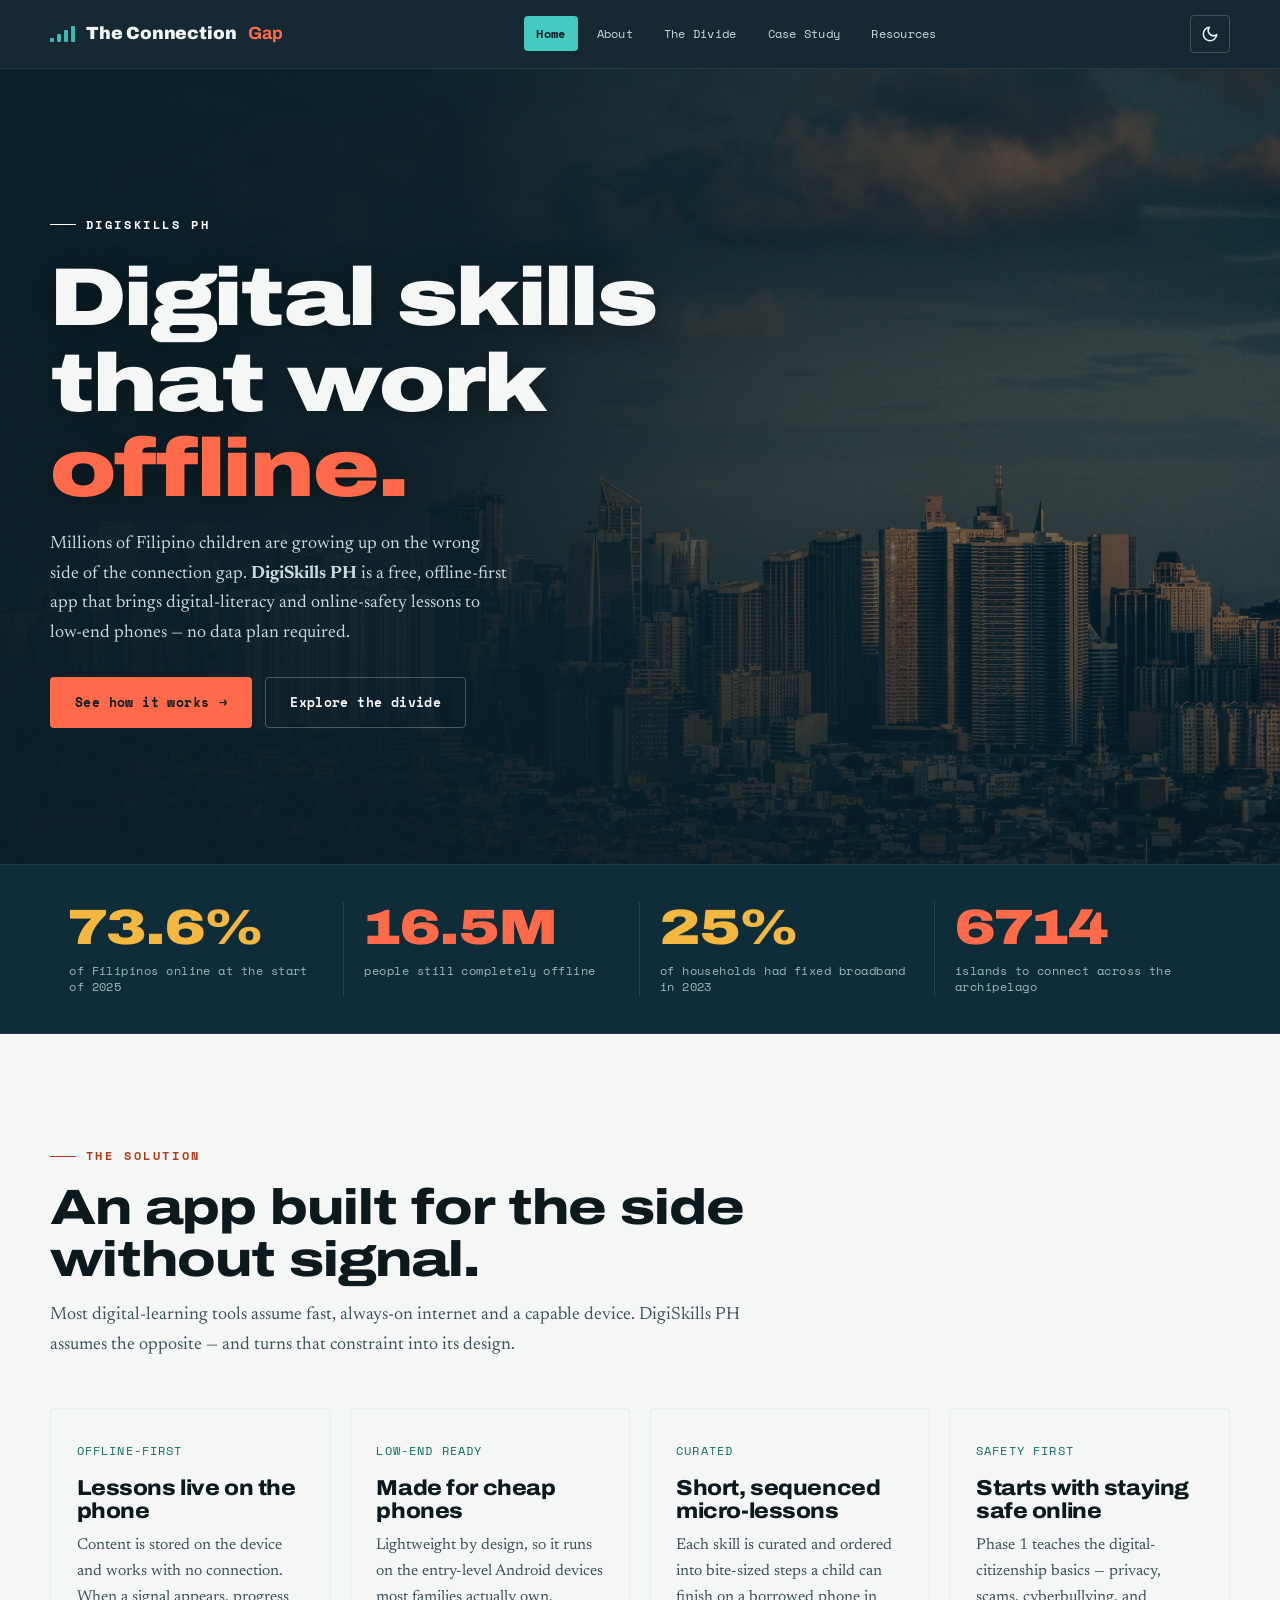
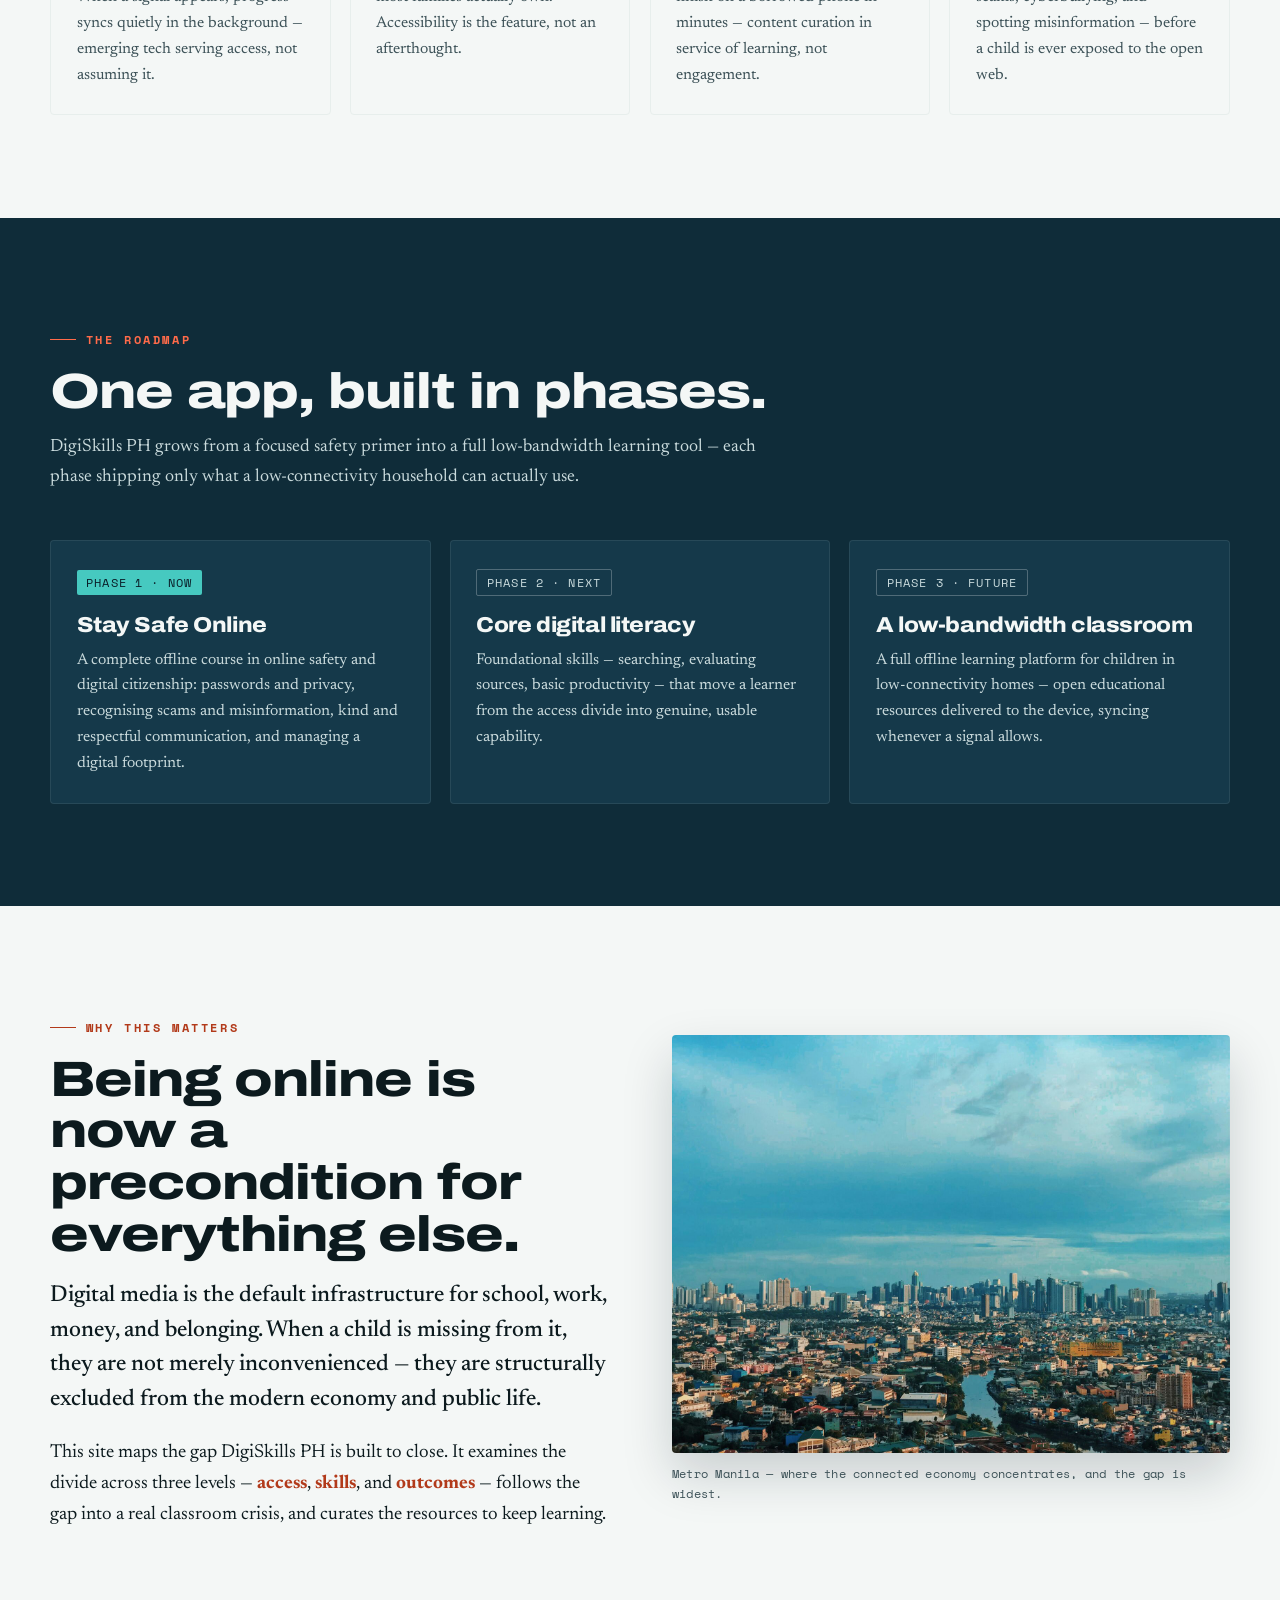
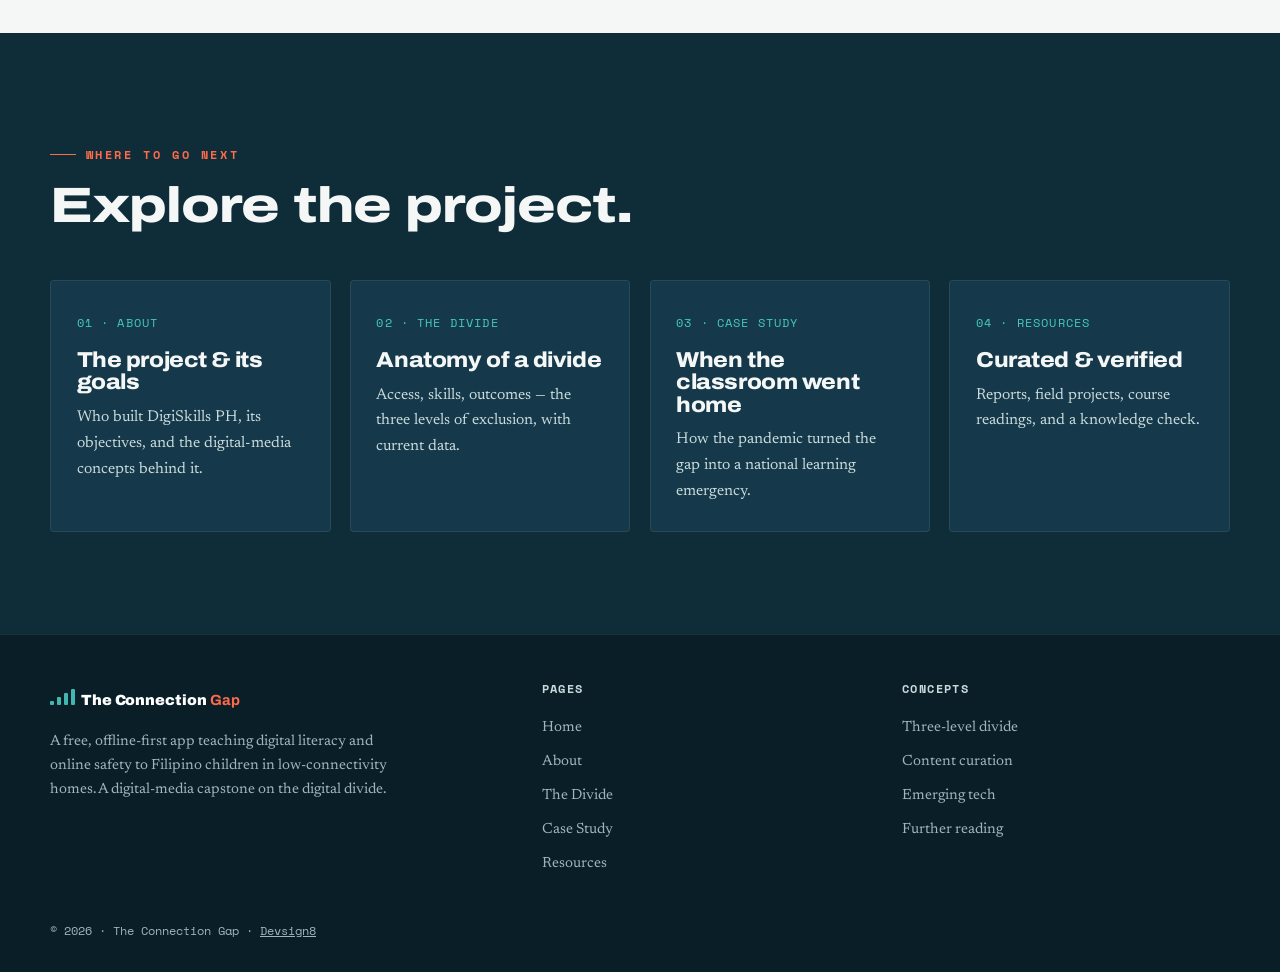
<file: index.html>
<!DOCTYPE html>
<html lang="en">
<head>
<meta charset="UTF-8" />
<meta name="viewport" content="width=device-width, initial-scale=1.0" />
<title>The Connection Gap — Closing the Digital Divide in the Philippines</title>
<meta name="description" content="DigiSkills PH is a free, offline-first mobile app teaching digital literacy and online safety to Filipino children in low-connectivity homes on low-end devices. A digital-media capstone on the digital divide." />
<link rel="icon" type="image/svg+xml" href="assets/favicon.svg" />
<link rel="preconnect" href="https://fonts.googleapis.com" />
<link rel="preconnect" href="https://fonts.gstatic.com" crossorigin />
<link href="https://fonts.googleapis.com/css2?family=Archivo:wdth,wght@75..125,400..900&family=Newsreader:ital,opsz,wght@0,6..72,400..600;1,6..72,400..500&family=Space+Mono:wght@400;700&display=swap" rel="stylesheet" />
<script>(function(){try{var k='tcg-theme',s=localStorage.getItem(k),m=window.matchMedia&&window.matchMedia('(prefers-color-scheme:dark)').matches;document.documentElement.setAttribute('data-theme',s||(m?'dark':'light'));}catch(e){}})();</script>
<link rel="stylesheet" href="css/style.css" />
</head>
<body>
<a class="skip-link" href="#main">Skip to content</a>
<header class="site-nav">
  <nav class="nav-inner" aria-label="Primary">
    <a class="brand" href="index.html">
      <span class="signal-mark" aria-hidden="true"><span></span><span></span><span></span><span></span></span>
      The Connection<b>Gap</b>
    </a>
    <ul class="nav-links" id="navlinks">
      <li><a href="index.html" aria-current="page">Home</a></li>
      <li><a href="about.html">About</a></li>
      <li><a href="content1.html">The Divide</a></li>
      <li><a href="content2.html">Case Study</a></li>
      <li><a href="resources.html">Resources</a></li>
    </ul>
    <button class="theme-toggle" type="button" aria-label="Switch to dark theme" aria-pressed="false" data-theme-toggle>
      <svg class="ico-moon" viewBox="0 0 24 24" fill="none" stroke="currentColor" stroke-width="2" stroke-linecap="round" stroke-linejoin="round" aria-hidden="true"><path d="M21 12.8A9 9 0 1 1 11.2 3 7 7 0 0 0 21 12.8z"/></svg>
      <svg class="ico-sun" viewBox="0 0 24 24" fill="none" stroke="currentColor" stroke-width="2" stroke-linecap="round" stroke-linejoin="round" aria-hidden="true"><circle cx="12" cy="12" r="4"/><path d="M12 2v2M12 20v2M4.9 4.9l1.4 1.4M17.7 17.7l1.4 1.4M2 12h2M20 12h2M4.9 19.1l1.4-1.4M17.7 6.3l1.4-1.4"/></svg>
    </button>
    <button class="nav-toggle" aria-expanded="false" aria-controls="navlinks" aria-label="Toggle menu">
      <span></span><span></span><span></span>
    </button>
  </nav>
</header>
<main id="main">
<section class="hero">
  <img class="hero-bg" src="assets/img/hero.jpg" alt="The Metro Manila skyline at dusk: clusters of towers catching the last gold light while the dense low-rise city below falls into shadow." width="2200" height="1467" fetchpriority="high" decoding="async" />
  <div class="hero-scrim" aria-hidden="true"></div>
  <div class="wrap hero-inner">
    <div class="hero-copy">
      <span class="eyebrow">DigiSkills PH</span>
      <h1>Digital skills that work <span class="glow">offline.</span></h1>
      <p class="lede">Millions of Filipino children are growing up on the wrong side of the connection gap. <strong>DigiSkills PH</strong> is a free, offline-first app that brings digital-literacy and online-safety lessons to low-end phones — no data plan required.</p>
      <div class="hero-cta">
        <a class="btn btn-primary" href="#solution">See how it works <span class="arrow" aria-hidden="true">→</span></a>
        <a class="btn btn-ghost" href="content1.html">Explore the divide</a>
      </div>
    </div>
  </div>
</section>
<section class="stat-strip" aria-label="Key figures">
  <div class="wrap">
    <div class="stat">
      <div class="num" data-count="83.8" data-suffix="%">0%</div>
      <div class="label">of Filipinos online at the start of 2025</div>
    </div>
    <div class="stat">
      <div class="num coral" data-count="18.8" data-suffix="M">0M</div>
      <div class="label">people still completely offline</div>
    </div>
    <div class="stat">
      <div class="num" data-count="28" data-suffix="%">0%</div>
      <div class="label">of households had fixed broadband in 2023</div>
    </div>
    <div class="stat">
      <div class="num coral" data-count="7641" data-suffix="">0</div>
      <div class="label">islands to connect across the archipelago</div>
    </div>
  </div>
</section>
<section class="section" id="solution">
  <div class="wrap">
    <div class="section-head reveal">
      <span class="eyebrow">The solution</span>
      <h2>An app built for the side without signal.</h2>
      <p>Most digital-learning tools assume fast, always-on internet and a capable device. DigiSkills PH assumes the opposite — and turns that constraint into its design.</p>
    </div>
    <div class="card-grid">
      <div class="card reveal">
        <span class="kicker">Offline-first</span>
        <h3>Lessons live on the phone</h3>
        <p>Content is stored on the device and works with no connection. When a signal appears, progress syncs quietly in the background — emerging tech serving access, not assuming it.</p>
      </div>
      <div class="card reveal">
        <span class="kicker">Low-end ready</span>
        <h3>Made for cheap phones</h3>
        <p>Lightweight by design, so it runs on the entry-level Android devices most families actually own. Accessibility is the feature, not an afterthought.</p>
      </div>
      <div class="card reveal">
        <span class="kicker">Curated</span>
        <h3>Short, sequenced micro-lessons</h3>
        <p>Each skill is curated and ordered into bite-sized steps a child can finish on a borrowed phone in minutes — content curation in service of learning, not engagement.</p>
      </div>
      <div class="card reveal">
        <span class="kicker">Safety first</span>
        <h3>Starts with staying safe online</h3>
        <p>Phase 1 teaches the digital-citizenship basics — privacy, scams, cyberbullying, and spotting misinformation — before a child is ever exposed to the open web.</p>
      </div>
    </div>
  </div>
</section>
<section class="section deep">
  <div class="wrap">
    <div class="section-head reveal">
      <span class="eyebrow">The roadmap</span>
      <h2>One app, built in phases.</h2>
      <p>DigiSkills PH grows from a focused safety primer into a full low-bandwidth learning tool — each phase shipping only what a low-connectivity household can actually use.</p>
    </div>
    <div class="card-grid">
      <div class="card reveal">
        <span class="phase-tag">Phase 1 · Now</span>
        <h3 style="margin-top:1rem">Stay Safe Online</h3>
        <p>A complete offline course in online safety and digital citizenship: passwords and privacy, recognising scams and misinformation, kind and respectful communication, and managing a digital footprint.</p>
      </div>
      <div class="card reveal">
        <span class="phase-tag next">Phase 2 · Next</span>
        <h3 style="margin-top:1rem">Core digital literacy</h3>
        <p>Foundational skills — searching, evaluating sources, basic productivity — that move a learner from the access divide into genuine, usable capability.</p>
      </div>
      <div class="card reveal">
        <span class="phase-tag next">Phase 3 · Future</span>
        <h3 style="margin-top:1rem">A low-bandwidth classroom</h3>
        <p>A full offline learning platform for children in low-connectivity homes — open educational resources delivered to the device, syncing whenever a signal allows.</p>
      </div>
    </div>
  </div>
</section>
<section class="section">
  <div class="wrap split">
    <div class="reveal">
      <div class="section-head" style="margin-bottom:1.2rem">
        <span class="eyebrow">Why this matters</span>
        <h2>Being online is now a precondition for everything else.</h2>
      </div>
      <div class="prose">
        <p class="lead-para">Digital media is the default infrastructure for school, work, money, and belonging. When a child is missing from it, they are not merely inconvenienced — they are structurally excluded from the modern economy and public life.</p>
        <p>This site maps the gap DigiSkills PH is built to close. It examines the divide across three levels — <strong>access</strong>, <strong>skills</strong>, and <strong>outcomes</strong> — follows the gap into a real classroom crisis, and curates the resources to keep learning.</p>
      </div>
    </div>
    <figure class="reveal media-figure">
      <img src="assets/img/city-day.jpg" alt="Metro Manila by day — a distant cluster of high-rises beyond a vast sprawl of low-rise homes split by a river." width="1600" height="1200" loading="lazy" decoding="async" />
      <figcaption>Metro Manila — where the connected economy concentrates, and the gap is widest.</figcaption>
    </figure>
  </div>
</section>
<section class="section deep">
  <div class="wrap">
    <div class="section-head reveal">
      <span class="eyebrow">Where to go next</span>
      <h2>Explore the project.</h2>
    </div>
    <div class="card-grid">
      <a class="card card-link reveal" href="about.html">
        <span class="kicker">01 · About</span>
        <h3>The project &amp; its goals</h3>
        <p>Who built DigiSkills PH, its objectives, and the digital-media concepts behind it.</p>
      </a>
      <a class="card card-link reveal" href="content1.html">
        <span class="kicker">02 · The Divide</span>
        <h3>Anatomy of a divide</h3>
        <p>Access, skills, outcomes — the three levels of exclusion, with current data.</p>
      </a>
      <a class="card card-link reveal" href="content2.html">
        <span class="kicker">03 · Case Study</span>
        <h3>When the classroom went home</h3>
        <p>How the pandemic turned the gap into a national learning emergency.</p>
      </a>
      <a class="card card-link reveal" href="resources.html">
        <span class="kicker">04 · Resources</span>
        <h3>Curated &amp; verified</h3>
        <p>Reports, field projects, course readings, and a knowledge check.</p>
      </a>
    </div>
  </div>
</section>
</main>
<footer class="site-footer">
  <div class="wrap">
    <div class="footer-top">
      <div class="footer-brand">
        <a class="brand" href="index.html" style="color:#fff">
          <span class="signal-mark" aria-hidden="true"><span></span><span></span><span></span><span></span></span>
          &nbsp;The Connection <b>Gap</b>
        </a>
        <p>A free, offline-first app teaching digital literacy and online safety to Filipino children in low-connectivity homes. A digital-media capstone on the digital divide.</p>
      </div>
      <nav aria-label="Footer">
        <h4>Pages</h4>
        <a href="index.html">Home</a>
        <a href="about.html">About</a>
        <a href="content1.html">The Divide</a>
        <a href="content2.html">Case Study</a>
        <a href="resources.html">Resources</a>
      </nav>
      <div>
        <h4>Concepts</h4>
        <a href="content1.html">Three-level divide</a>
        <a href="resources.html">Content curation</a>
        <a href="about.html">Emerging tech</a>
        <a href="resources.html">Further reading</a>
      </div>
    </div>
    <div class="footer-bottom">
      <span>© <span data-current-year>2026</span> · The Connection Gap · <a href="https://devsign8.com" target="_blank" rel="noopener noreferrer">Devsign8</a></span>
    </div>
  </div>
</footer>
<script src="js/main.js"></script>
</body>
</html>
</file>
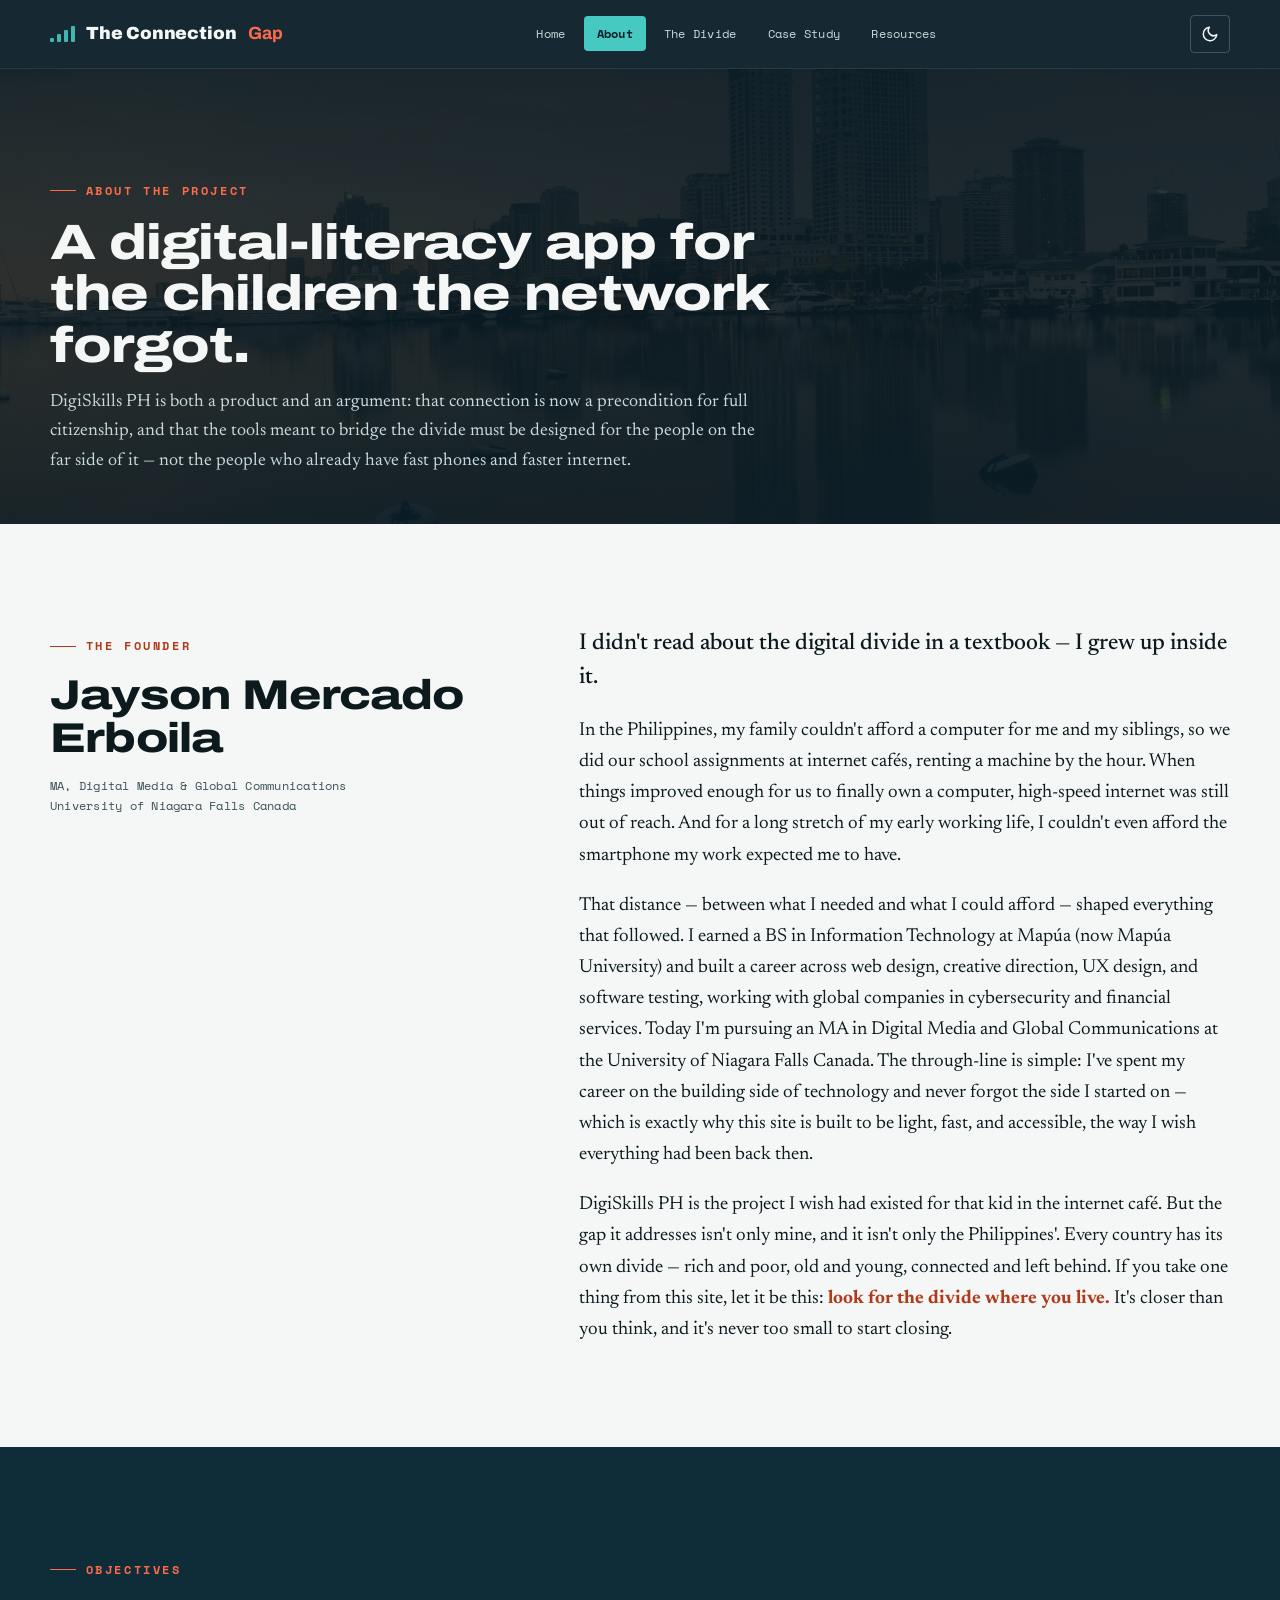
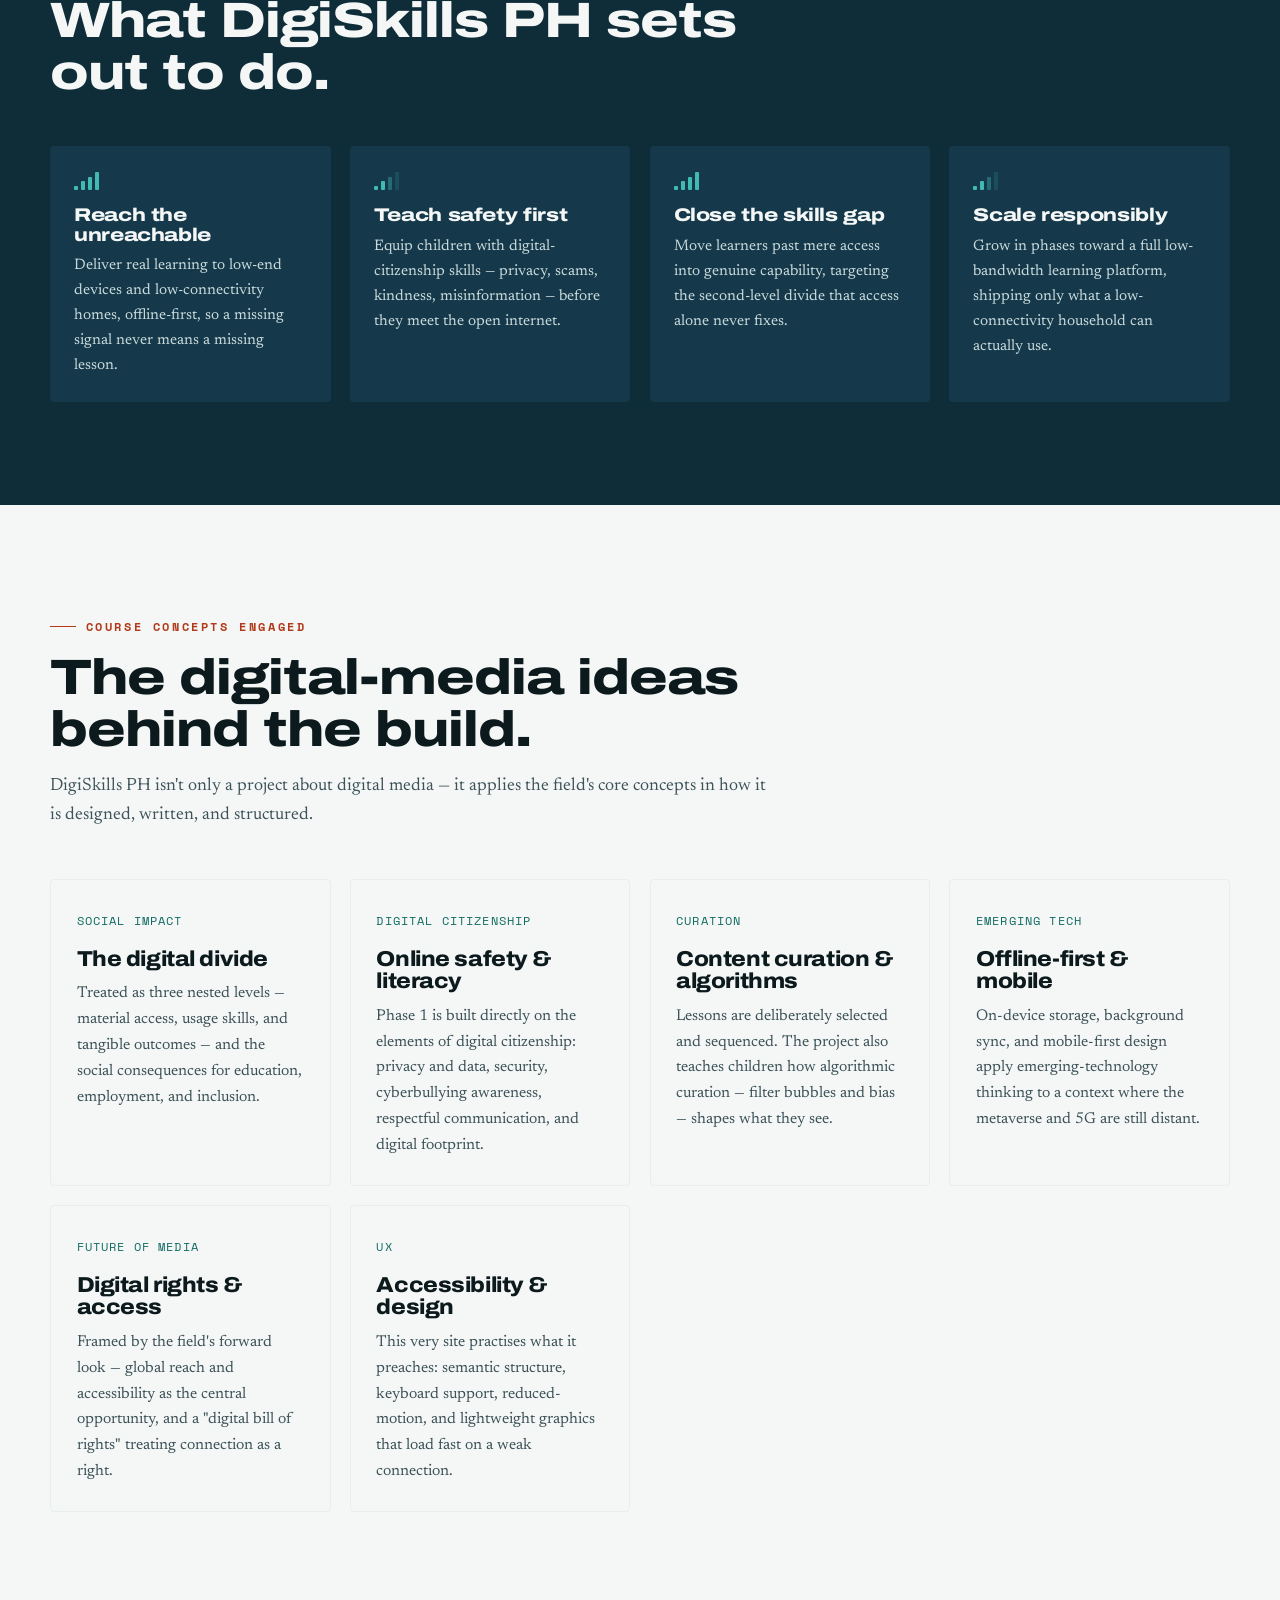
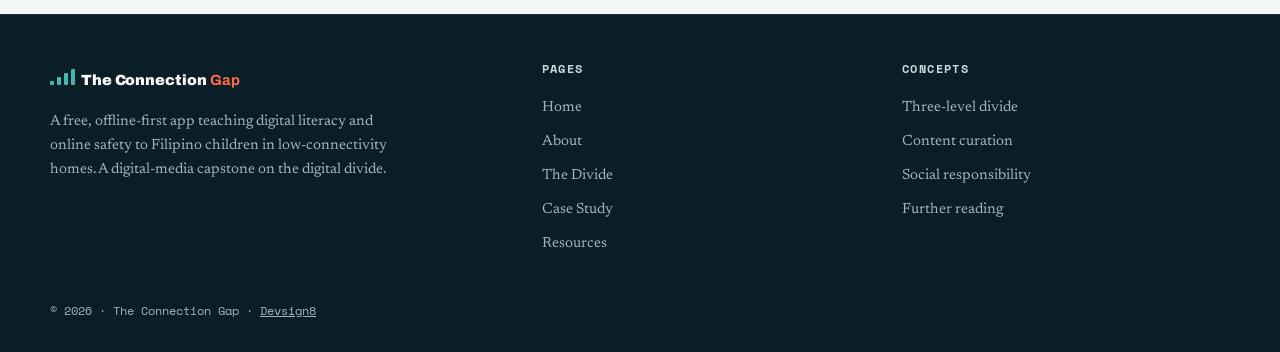
<file: about.html>
<!DOCTYPE html>
<html lang="en">
<head>
<meta charset="UTF-8" />
<meta name="viewport" content="width=device-width, initial-scale=1.0" />
<title>About · The Connection Gap</title>
<meta name="description" content="About DigiSkills PH: the creator, the project's objectives, and the digital-media course concepts it applies — digital citizenship, content curation, emerging technologies, and digital rights." />
<link rel="icon" type="image/svg+xml" href="assets/favicon.svg" />
<link rel="preconnect" href="https://fonts.googleapis.com" />
<link rel="preconnect" href="https://fonts.gstatic.com" crossorigin />
<link href="https://fonts.googleapis.com/css2?family=Archivo:wdth,wght@75..125,400..900&family=Newsreader:ital,opsz,wght@0,6..72,400..600;1,6..72,400..500&family=Space+Mono:wght@400;700&display=swap" rel="stylesheet" />
<script>(function(){try{var k='tcg-theme',s=localStorage.getItem(k),m=window.matchMedia&&window.matchMedia('(prefers-color-scheme:dark)').matches;document.documentElement.setAttribute('data-theme',s||(m?'dark':'light'));}catch(e){}})();</script>
<link rel="stylesheet" href="css/style.css" />
</head>
<body>
<a class="skip-link" href="#main">Skip to content</a>
<header class="site-nav">
  <nav class="nav-inner" aria-label="Primary">
    <a class="brand" href="index.html">
      <span class="signal-mark" aria-hidden="true"><span></span><span></span><span></span><span></span></span>
      The Connection<b>Gap</b>
    </a>
    <ul class="nav-links" id="navlinks">
      <li><a href="index.html">Home</a></li>
      <li><a href="about.html" aria-current="page">About</a></li>
      <li><a href="content1.html">The Divide</a></li>
      <li><a href="content2.html">Case Study</a></li>
      <li><a href="resources.html">Resources</a></li>
    </ul>
    <button class="theme-toggle" type="button" aria-label="Switch to dark theme" aria-pressed="false" data-theme-toggle>
      <svg class="ico-moon" viewBox="0 0 24 24" fill="none" stroke="currentColor" stroke-width="2" stroke-linecap="round" stroke-linejoin="round" aria-hidden="true"><path d="M21 12.8A9 9 0 1 1 11.2 3 7 7 0 0 0 21 12.8z"/></svg>
      <svg class="ico-sun" viewBox="0 0 24 24" fill="none" stroke="currentColor" stroke-width="2" stroke-linecap="round" stroke-linejoin="round" aria-hidden="true"><circle cx="12" cy="12" r="4"/><path d="M12 2v2M12 20v2M4.9 4.9l1.4 1.4M17.7 17.7l1.4 1.4M2 12h2M20 12h2M4.9 19.1l1.4-1.4M17.7 6.3l1.4-1.4"/></svg>
    </button>
    <button class="nav-toggle" aria-expanded="false" aria-controls="navlinks" aria-label="Toggle menu">
      <span></span><span></span><span></span>
    </button>
  </nav>
</header>
<main id="main">
<section class="section dark photo-band" style="padding-bottom:clamp(2rem,5vw,3rem)">
  <img class="band-bg" src="assets/img/bay-sunset.jpg" alt="Manila Bay at sunset, the waterfront skyline and moored boats mirrored in calm orange water." width="2000" height="1333" loading="eager" decoding="async" />
  <div class="band-scrim" aria-hidden="true"></div>
  <div class="wrap">
    <div class="section-head reveal" style="margin-bottom:0">
      <span class="eyebrow">About the project</span>
      <h1>A digital-literacy app for the children the network forgot.</h1>
      <p>DigiSkills PH is both a product and an argument: that connection is now a precondition for full citizenship, and that the tools meant to bridge the divide must be designed for the people on the far side of it — not the people who already have fast phones and faster internet.</p>
    </div>
  </div>
</section>
<section class="section">
  <div class="wrap split wide-right top">
    <div class="reveal">
      <span class="eyebrow">The Founder</span>
      <h2 style="font-size:clamp(1.8rem,3.5vw,2.6rem);margin:1rem 0;">Jayson Mercado Erboila</h2>
      <p class="cap">MA, Digital Media &amp; Global Communications<br />University of Niagara Falls Canada</p>
    </div>
    <div class="prose reveal">
      <p class="lead-para">I didn't read about the digital divide in a textbook — I grew up inside it.</p>
      <p>In the Philippines, my family couldn't afford a computer for me and my siblings, so we did our school assignments at internet cafés, renting a machine by the hour. When things improved enough for us to finally own a computer, high-speed internet was still out of reach. And for a long stretch of my early working life, I couldn't even afford the smartphone my work expected me to have.</p>
      <p>That distance — between what I needed and what I could afford — shaped everything that followed. I earned a BS in Information Technology at Mapúa (now Mapúa University) and built a career across web design, creative direction, UX design, and software testing, working with global companies in cybersecurity and financial services. Today I'm pursuing an MA in Digital Media and Global Communications at the University of Niagara Falls Canada. The through-line is simple: I've spent my career on the building side of technology and never forgot the side I started on — which is exactly why this site is built to be light, fast, and accessible, the way I wish everything had been back then.</p>
      <p>DigiSkills PH is the project I wish had existed for that kid in the internet café. But the gap it addresses isn't only mine, and it isn't only the Philippines'. Every country has its own divide — rich and poor, old and young, connected and left behind. If you take one thing from this site, let it be this: <strong>look for the divide where you live.</strong> It's closer than you think, and it's never too small to start closing.</p>
    </div>
  </div>
</section>
<section class="section deep">
  <div class="wrap">
    <div class="section-head reveal">
      <span class="eyebrow">Objectives</span>
      <h2>What DigiSkills PH sets out to do.</h2>
    </div>
    <div class="obj-grid">
      <div class="obj reveal">
        <span class="signal-mark" aria-hidden="true"><span></span><span></span><span></span><span></span></span>
        <h3>Reach the unreachable</h3>
        <p>Deliver real learning to low-end devices and low-connectivity homes, offline-first, so a missing signal never means a missing lesson.</p>
      </div>
      <div class="obj reveal">
        <span class="signal-mark weak" aria-hidden="true"><span></span><span></span><span></span><span></span></span>
        <h3>Teach safety first</h3>
        <p>Equip children with digital-citizenship skills — privacy, scams, kindness, misinformation — before they meet the open internet.</p>
      </div>
      <div class="obj reveal">
        <span class="signal-mark" aria-hidden="true"><span></span><span></span><span></span><span></span></span>
        <h3>Close the skills gap</h3>
        <p>Move learners past mere access into genuine capability, targeting the second-level divide that access alone never fixes.</p>
      </div>
      <div class="obj reveal">
        <span class="signal-mark weak" aria-hidden="true"><span></span><span></span><span></span><span></span></span>
        <h3>Scale responsibly</h3>
        <p>Grow in phases toward a full low-bandwidth learning platform, shipping only what a low-connectivity household can actually use.</p>
      </div>
    </div>
  </div>
</section>
<section class="section">
  <div class="wrap">
    <div class="section-head reveal">
      <span class="eyebrow">Course concepts engaged</span>
      <h2>The digital-media ideas behind the build.</h2>
      <p>DigiSkills PH isn't only a project about digital media — it applies the field's core concepts in how it is designed, written, and structured.</p>
    </div>
    <div class="card-grid">
      <div class="card reveal">
        <span class="kicker">Social impact</span>
        <h3>The digital divide</h3>
        <p>Treated as three nested levels — material access, usage skills, and tangible outcomes — and the social consequences for education, employment, and inclusion.</p>
      </div>
      <div class="card reveal">
        <span class="kicker">Digital citizenship</span>
        <h3>Online safety &amp; literacy</h3>
        <p>Phase 1 is built directly on the elements of digital citizenship: privacy and data, security, cyberbullying awareness, respectful communication, and digital footprint.</p>
      </div>
      <div class="card reveal">
        <span class="kicker">Curation</span>
        <h3>Content curation &amp; algorithms</h3>
        <p>Lessons are deliberately selected and sequenced. The project also teaches children how algorithmic curation — filter bubbles and bias — shapes what they see.</p>
      </div>
      <div class="card reveal">
        <span class="kicker">Emerging tech</span>
        <h3>Offline-first &amp; mobile</h3>
        <p>On-device storage, background sync, and mobile-first design apply emerging-technology thinking to a context where the metaverse and 5G are still distant.</p>
      </div>
      <div class="card reveal">
        <span class="kicker">Future of media</span>
        <h3>Digital rights &amp; access</h3>
        <p>Framed by the field's forward look — global reach and accessibility as the central opportunity, and a "digital bill of rights" treating connection as a right.</p>
      </div>
      <div class="card reveal">
        <span class="kicker">UX</span>
        <h3>Accessibility &amp; design</h3>
        <p>This very site practises what it preaches: semantic structure, keyboard support, reduced-motion, and lightweight graphics that load fast on a weak connection.</p>
      </div>
    </div>
  </div>
</section>
</main>
<footer class="site-footer">
  <div class="wrap">
    <div class="footer-top">
      <div class="footer-brand">
        <a class="brand" href="index.html" style="color:#fff">
          <span class="signal-mark" aria-hidden="true"><span></span><span></span><span></span><span></span></span>
          &nbsp;The Connection <b>Gap</b>
        </a>
        <p>A free, offline-first app teaching digital literacy and online safety to Filipino children in low-connectivity homes. A digital-media capstone on the digital divide.</p>
      </div>
      <nav aria-label="Footer">
        <h4>Pages</h4>
        <a href="index.html">Home</a>
        <a href="about.html">About</a>
        <a href="content1.html">The Divide</a>
        <a href="content2.html">Case Study</a>
        <a href="resources.html">Resources</a>
      </nav>
      <div>
        <h4>Concepts</h4>
        <a href="content1.html">Three-level divide</a>
        <a href="resources.html">Content curation</a>
        <a href="content2.html">Social responsibility</a>
        <a href="resources.html">Further reading</a>
      </div>
    </div>
    <div class="footer-bottom">
      <span>© <span data-current-year>2026</span> · The Connection Gap · <a href="https://devsign8.com" target="_blank" rel="noopener noreferrer">Devsign8</a></span>
    </div>
  </div>
</footer>
<script src="js/main.js"></script>
</body>
</html>
</file>
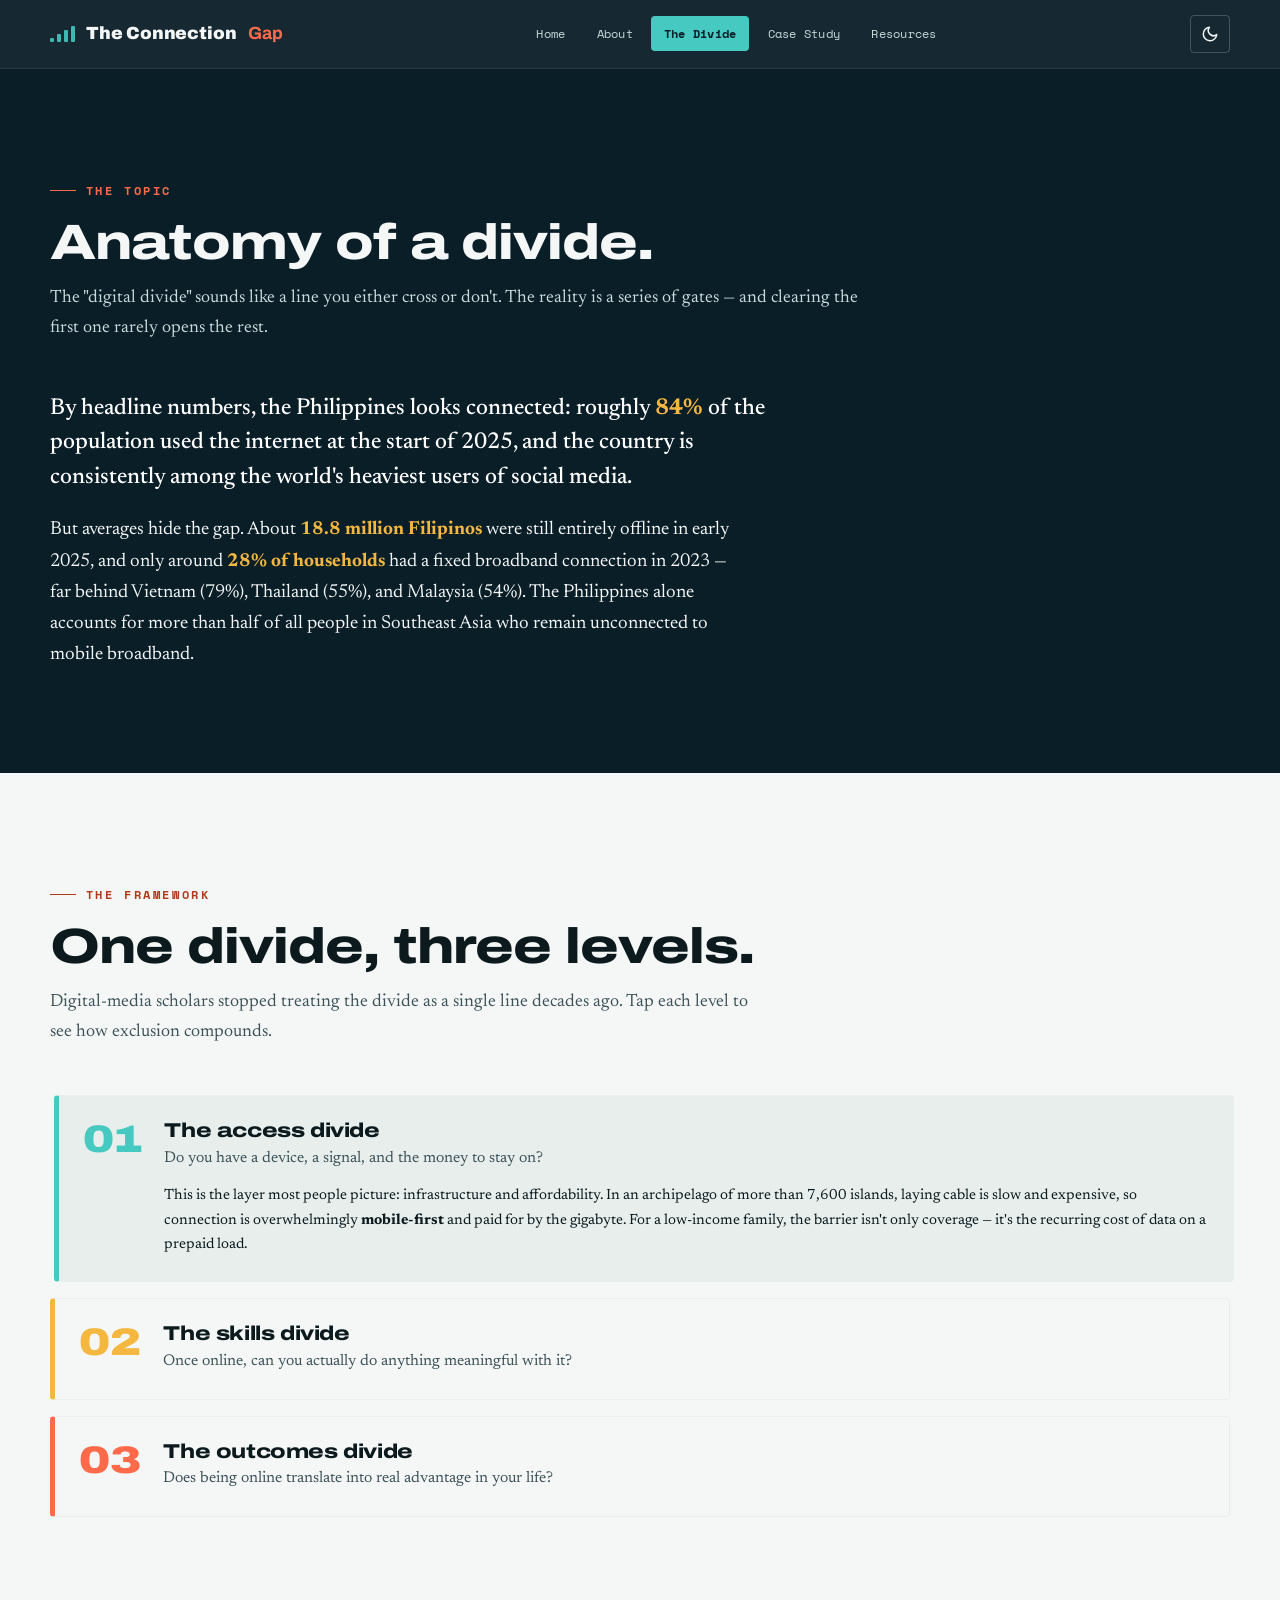
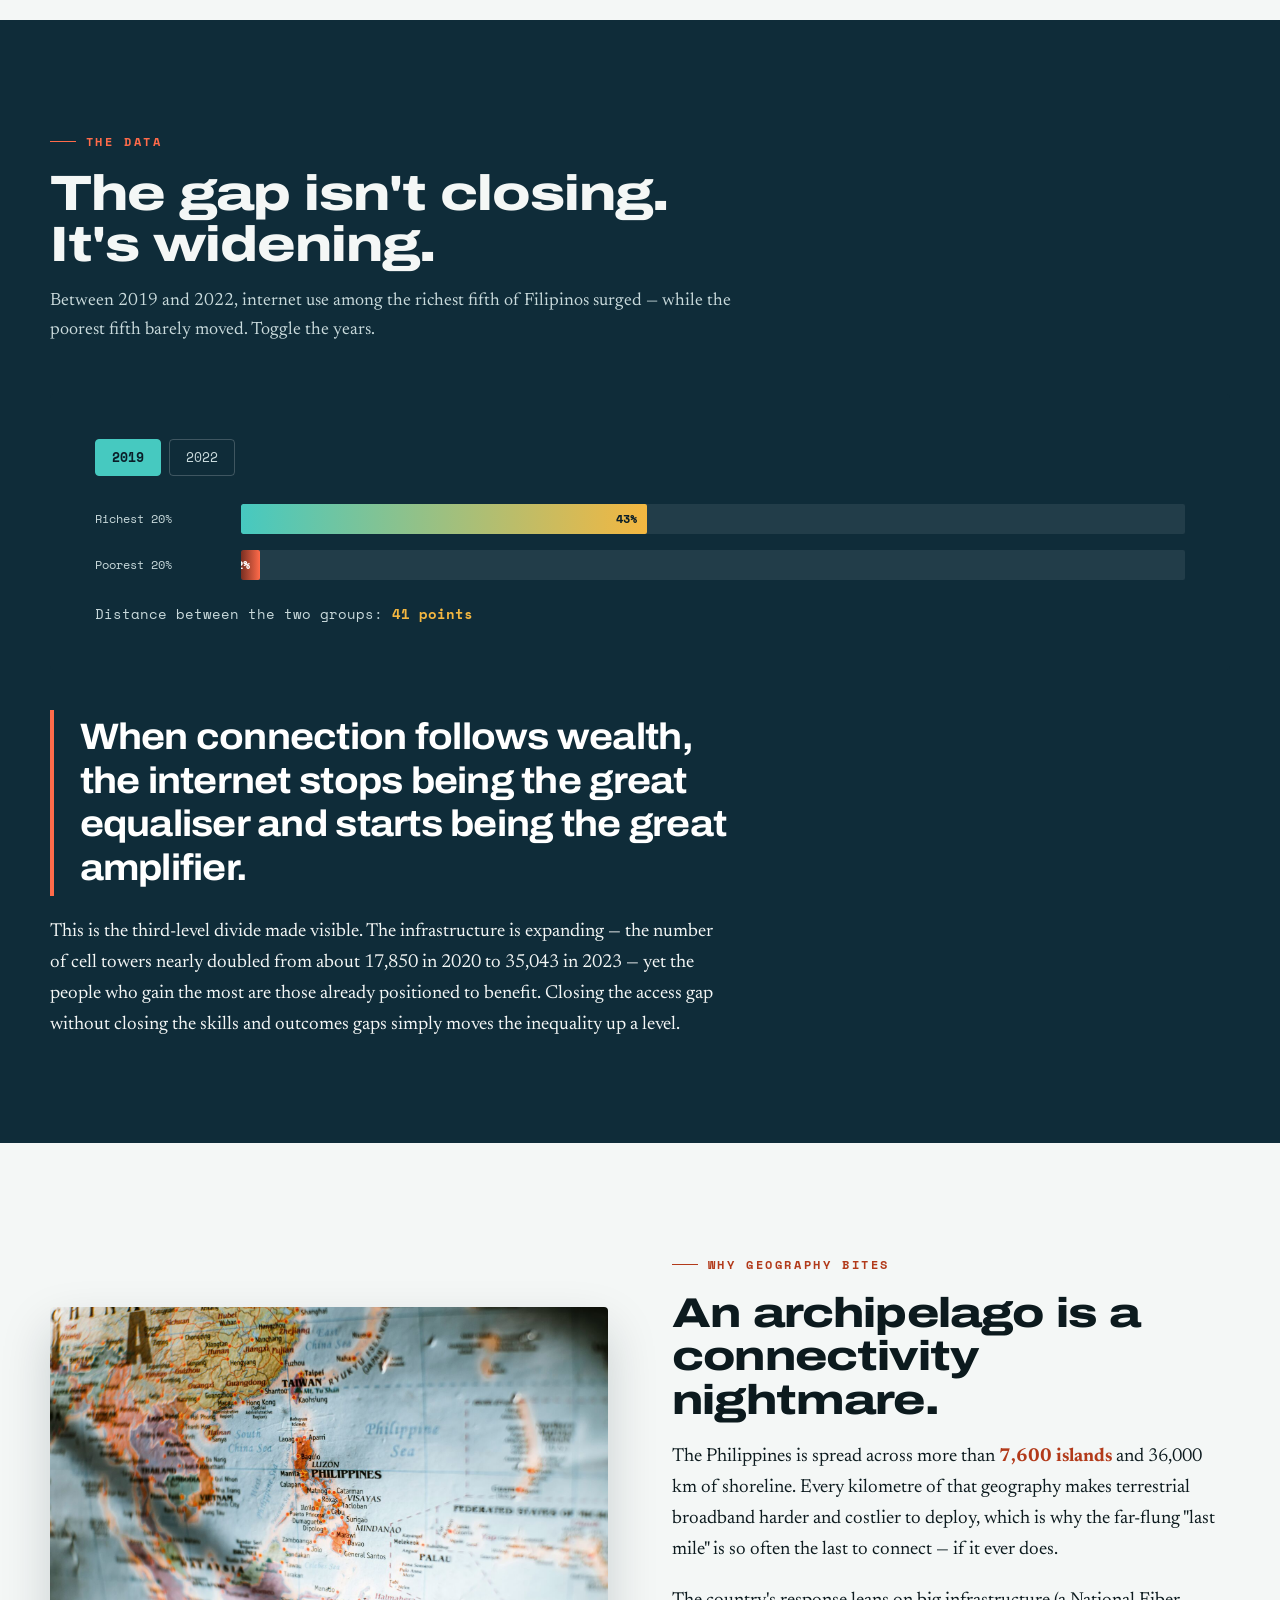
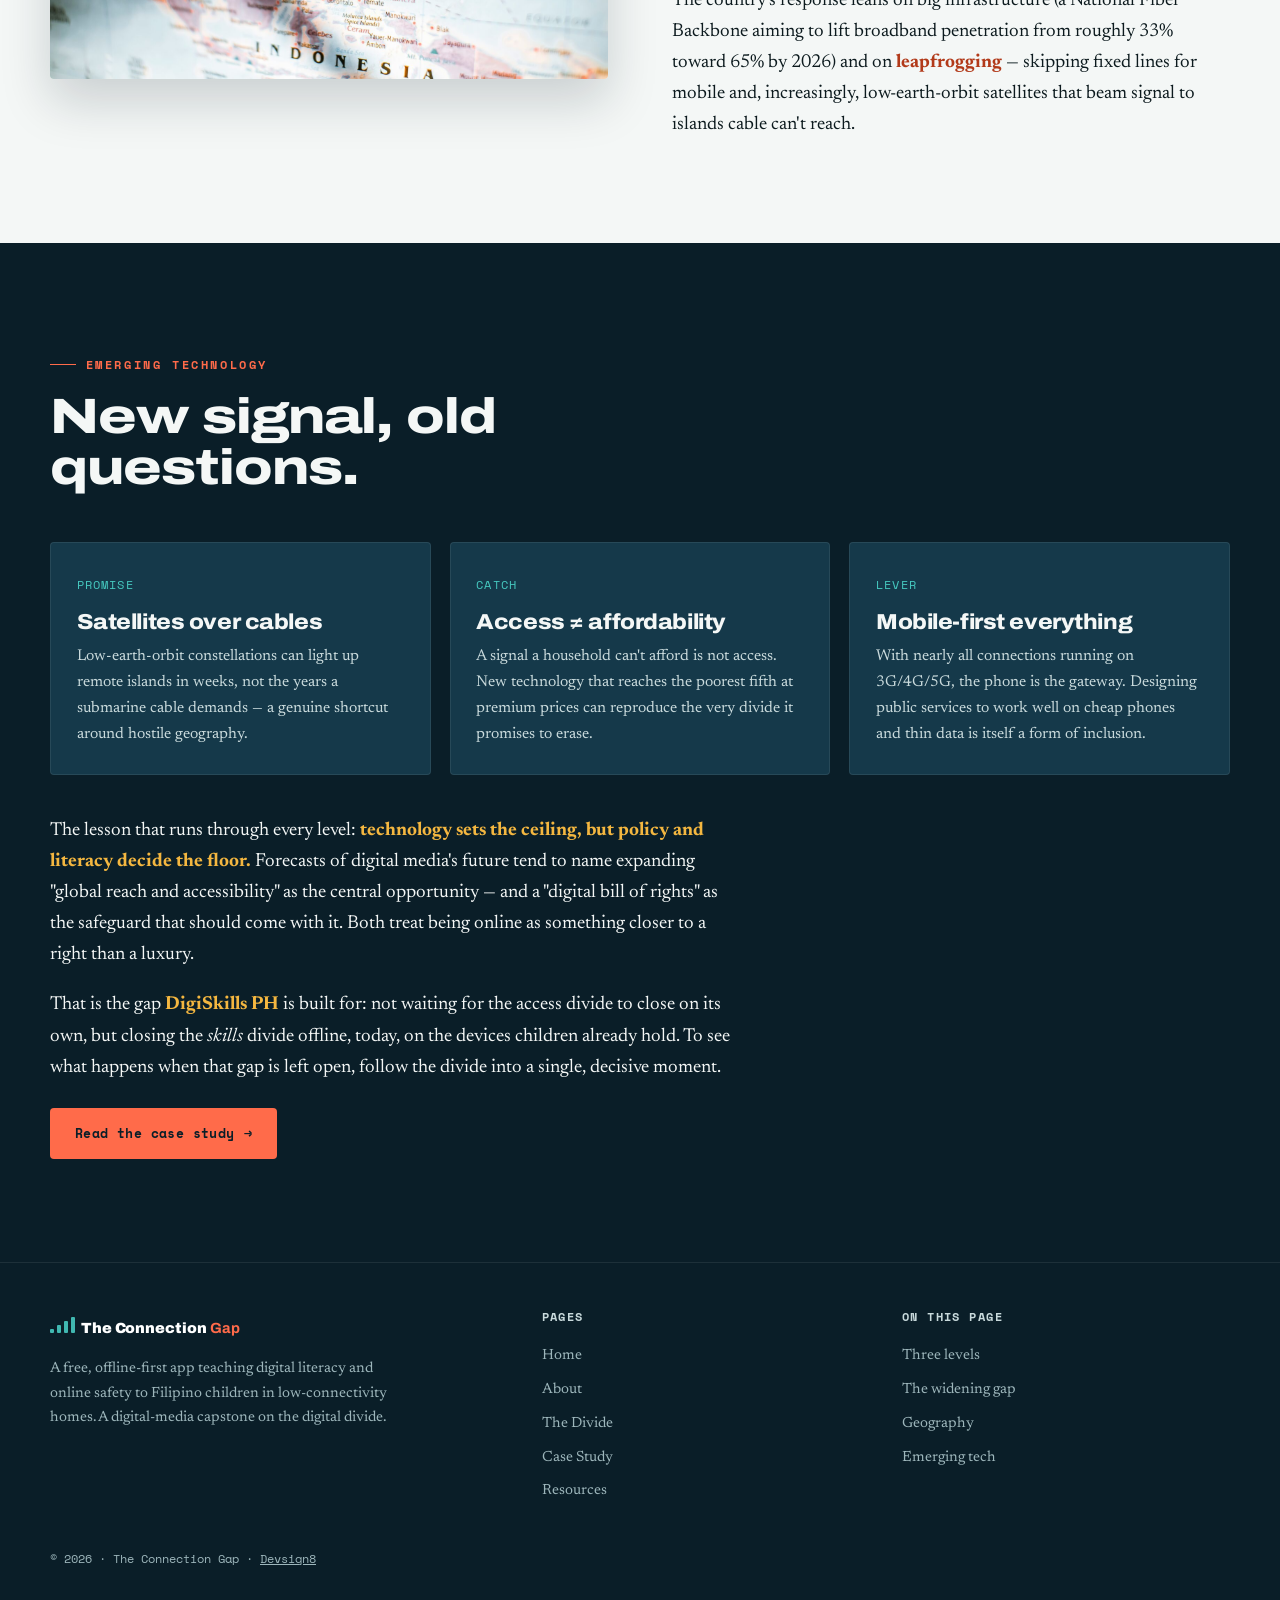
<file: content1.html>
<!DOCTYPE html>
<html lang="en">
<head>
<meta charset="UTF-8" />
<meta name="viewport" content="width=device-width, initial-scale=1.0" />
<title>Anatomy of a Divide · The Connection Gap</title>
<meta name="description" content="The Philippine digital divide explained across three levels — access, skills, and outcomes — with current data showing the gap is widening, not closing." />
<link rel="icon" type="image/svg+xml" href="assets/favicon.svg" />
<link rel="preconnect" href="https://fonts.googleapis.com" />
<link rel="preconnect" href="https://fonts.gstatic.com" crossorigin />
<link href="https://fonts.googleapis.com/css2?family=Archivo:wdth,wght@75..125,400..900&family=Newsreader:ital,opsz,wght@0,6..72,400..600;1,6..72,400..500&family=Space+Mono:wght@400;700&display=swap" rel="stylesheet" />
<script>(function(){try{var k='tcg-theme',s=localStorage.getItem(k),m=window.matchMedia&&window.matchMedia('(prefers-color-scheme:dark)').matches;document.documentElement.setAttribute('data-theme',s||(m?'dark':'light'));}catch(e){}})();</script>
<link rel="stylesheet" href="css/style.css" />
</head>
<body>
<a class="skip-link" href="#main">Skip to content</a>
<header class="site-nav">
  <nav class="nav-inner" aria-label="Primary">
    <a class="brand" href="index.html">
      <span class="signal-mark" aria-hidden="true"><span></span><span></span><span></span><span></span></span>
      The Connection<b>Gap</b>
    </a>
    <ul class="nav-links" id="navlinks">
      <li><a href="index.html">Home</a></li>
      <li><a href="about.html">About</a></li>
      <li><a href="content1.html" aria-current="page">The Divide</a></li>
      <li><a href="content2.html">Case Study</a></li>
      <li><a href="resources.html">Resources</a></li>
    </ul>
    <button class="theme-toggle" type="button" aria-label="Switch to dark theme" aria-pressed="false" data-theme-toggle>
      <svg class="ico-moon" viewBox="0 0 24 24" fill="none" stroke="currentColor" stroke-width="2" stroke-linecap="round" stroke-linejoin="round" aria-hidden="true"><path d="M21 12.8A9 9 0 1 1 11.2 3 7 7 0 0 0 21 12.8z"/></svg>
      <svg class="ico-sun" viewBox="0 0 24 24" fill="none" stroke="currentColor" stroke-width="2" stroke-linecap="round" stroke-linejoin="round" aria-hidden="true"><circle cx="12" cy="12" r="4"/><path d="M12 2v2M12 20v2M4.9 4.9l1.4 1.4M17.7 17.7l1.4 1.4M2 12h2M20 12h2M4.9 19.1l1.4-1.4M17.7 6.3l1.4-1.4"/></svg>
    </button>
    <button class="nav-toggle" aria-expanded="false" aria-controls="navlinks" aria-label="Toggle menu">
      <span></span><span></span><span></span>
    </button>
  </nav>
</header>
<main id="main">
<section class="section dark">
  <div class="wrap">
    <div class="section-head reveal" style="max-width:820px">
      <span class="eyebrow">The topic</span>
      <h1>Anatomy of a divide.</h1>
      <p>The "digital divide" sounds like a line you either cross or don't. The reality is a series of gates — and clearing the first one rarely opens the rest.</p>
    </div>
    <div class="narrow prose reveal" style="margin-inline:0">
      <p class="lead-para">By headline numbers, the Philippines looks connected: roughly <strong>84%</strong> of the population used the internet at the start of 2025, and the country is consistently among the world's heaviest users of social media.</p>
      <p>But averages hide the gap. About <strong>18.8 million Filipinos</strong> were still entirely offline in early 2025, and only around <strong>28% of households</strong> had a fixed broadband connection in 2023 — far behind Vietnam (79%), Thailand (55%), and Malaysia (54%). The Philippines alone accounts for more than half of all people in Southeast Asia who remain unconnected to mobile broadband.</p>
    </div>
  </div>
</section>
<section id="threelevels" class="section">
  <div class="wrap">
    <div class="section-head reveal">
      <span class="eyebrow">The framework</span>
      <h2>One divide, three levels.</h2>
      <p>Digital-media scholars stopped treating the divide as a single line decades ago. Tap each level to see how exclusion compounds.</p>
    </div>
    <div class="levels reveal">
      <div class="level active" data-level="1" aria-expanded="true">
        <div class="lv-num" aria-hidden="true">01</div>
        <div>
          <h3>The access divide</h3>
          <p>Do you have a device, a signal, and the money to stay on?</p>
          <div class="lv-detail">
            <p>This is the layer most people picture: infrastructure and affordability. In an archipelago of more than 7,600 islands, laying cable is slow and expensive, so connection is overwhelmingly <strong>mobile-first</strong> and paid for by the gigabyte. For a low-income family, the barrier isn't only coverage — it's the recurring cost of data on a prepaid load.</p>
          </div>
        </div>
      </div>
      <div class="level" data-level="2" aria-expanded="false">
        <div class="lv-num" aria-hidden="true">02</div>
        <div>
          <h3>The skills divide</h3>
          <p>Once online, can you actually do anything meaningful with it?</p>
          <div class="lv-detail">
            <p>Researchers call this the <strong>second-level divide</strong>: the gap in digital literacy between users who can search, evaluate, create, and transact, and those whose use is limited to a single app. A phone that opens only social media is access without capability — present in the network, absent from its opportunities.</p>
          </div>
        </div>
      </div>
      <div class="level" data-level="3" aria-expanded="false">
        <div class="lv-num" aria-hidden="true">03</div>
        <div>
          <h3>The outcomes divide</h3>
          <p>Does being online translate into real advantage in your life?</p>
          <div class="lv-detail">
            <p>The <strong>third-level divide</strong> asks who converts access and skill into tangible returns — better jobs, education, income, and services. This is where early inequalities multiply: those already advantaged extract far more value from the same connection, so going online can widen the gap it was supposed to close.</p>
          </div>
        </div>
      </div>
    </div>
  </div>
</section>
<section  id="thedata" class="section deep">
  <div class="wrap">
    <div class="section-head reveal">
      <span class="eyebrow">The data</span>
      <h2>The gap isn't closing. It's widening.</h2>
      <p>Between 2019 and 2022, internet use among the richest fifth of Filipinos surged — while the poorest fifth barely moved. Toggle the years.</p>
    </div>
    <div class="viz-panel reveal" data-chart="quintile">
      <div class="viz-controls" role="group" aria-label="Select year">
        <button data-year="2019" aria-pressed="true">2019</button>
        <button data-year="2022" aria-pressed="false">2022</button>
      </div>
      <div class="bar-row">
        <span class="blabel">Richest 20%</span>
        <div class="bar-track"><div class="bar-fill" data-bar="rich" aria-hidden="true"></div></div>
      </div>
      <div class="bar-row poor">
        <span class="blabel">Poorest 20%</span>
        <div class="bar-track"><div class="bar-fill" data-bar="poor" aria-hidden="true"></div></div>
      </div>
      <p style="margin-top:1.4rem;font-family:var(--mono);font-size:0.85rem;color:var(--mist-2)">
        Distance between the two groups: <strong style="color:var(--beacon)" data-gap>—</strong>
      </p>
    </div>
    <div class="prose reveal" style="margin-top:2.5rem;max-width:68ch">
      <p class="pull">When connection follows wealth, the internet stops being the great equaliser and starts being the great amplifier.</p>
      <p>This is the third-level divide made visible. The infrastructure is expanding — the number of cell towers nearly doubled from about 17,850 in 2020 to 35,043 in 2023 — yet the people who gain the most are those already positioned to benefit. Closing the access gap without closing the skills and outcomes gaps simply moves the inequality up a level.</p>
    </div>
  </div>
</section>
<section id="geography" class="section">
  <div class="wrap split">
    <figure class="reveal media-figure">
      <img src="assets/img/ph-map.jpg" alt="A globe map focused on the Philippines, showing its archipelago of islands scattered between the South China Sea and the Philippine Sea — from Luzon and Manila down through the Visayas to Mindanao." width="1600" height="1067" loading="lazy" decoding="async" />
    </figure>
    <div class="prose reveal">
      <span class="eyebrow">Why geography bites</span>
      <h2 style="font-size:clamp(1.8rem,3.5vw,2.6rem);margin:1rem 0 1.2rem;">An archipelago is a connectivity nightmare.</h2>
      <p>The Philippines is spread across more than <strong>7,600 islands</strong> and 36,000 km of shoreline. Every kilometre of that geography makes terrestrial broadband harder and costlier to deploy, which is why the far-flung "last mile" is so often the last to connect — if it ever does.</p>
      <p>The country's response leans on big infrastructure (a National Fiber Backbone aiming to lift broadband penetration from roughly 33% toward 65% by 2026) and on <strong>leapfrogging</strong> — skipping fixed lines for mobile and, increasingly, low-earth-orbit satellites that beam signal to islands cable can't reach.</p>
    </div>
  </div>
</section>
<section  id="emergingtech" class="section dark">
  <div class="wrap">
    <div class="section-head reveal">
      <span class="eyebrow">Emerging technology</span>
      <h2>New signal, old questions.</h2>
    </div>
    <div class="card-grid">
      <div class="card reveal">
        <span class="kicker">Promise</span>
        <h3>Satellites over cables</h3>
        <p>Low-earth-orbit constellations can light up remote islands in weeks, not the years a submarine cable demands — a genuine shortcut around hostile geography.</p>
      </div>
      <div class="card reveal">
        <span class="kicker">Catch</span>
        <h3>Access ≠ affordability</h3>
        <p>A signal a household can't afford is not access. New technology that reaches the poorest fifth at premium prices can reproduce the very divide it promises to erase.</p>
      </div>
      <div class="card reveal">
        <span class="kicker">Lever</span>
        <h3>Mobile-first everything</h3>
        <p>With nearly all connections running on 3G/4G/5G, the phone is the gateway. Designing public services to work well on cheap phones and thin data is itself a form of inclusion.</p>
      </div>
    </div>
    <div class="prose reveal" style="margin-top:2.5rem;max-width:68ch">
      <p>The lesson that runs through every level: <strong>technology sets the ceiling, but policy and literacy decide the floor.</strong> Forecasts of digital media's future tend to name expanding "global reach and accessibility" as the central opportunity — and a "digital bill of rights" as the safeguard that should come with it. Both treat being online as something closer to a right than a luxury.</p>
      <p>That is the gap <strong>DigiSkills PH</strong> is built for: not waiting for the access divide to close on its own, but closing the <em>skills</em> divide offline, today, on the devices children already hold. To see what happens when that gap is left open, follow the divide into a single, decisive moment.</p>
      <p style="margin-top:1.6rem"><a class="btn btn-primary" href="content2.html">Read the case study <span class="arrow" aria-hidden="true">→</span></a></p>
    </div>
  </div>
</section>
</main>
<footer class="site-footer">
  <div class="wrap">
    <div class="footer-top">
      <div class="footer-brand">
        <a class="brand" href="index.html" style="color:#fff">
          <span class="signal-mark" aria-hidden="true"><span></span><span></span><span></span><span></span></span>
          &nbsp;The Connection <b>Gap</b>
        </a>
        <p>A free, offline-first app teaching digital literacy and online safety to Filipino children in low-connectivity homes. A digital-media capstone on the digital divide.</p>
      </div>
      <nav aria-label="Footer">
        <h4>Pages</h4>
        <a href="index.html">Home</a>
        <a href="about.html">About</a>
        <a href="content1.html">The Divide</a>
        <a href="content2.html">Case Study</a>
        <a href="resources.html">Resources</a>
      </nav>
      <div>
        <h4>On this page</h4>
        <a href="#threelevels">Three levels</a>
        <a href="#thedata">The widening gap</a>
        <a href="#geography">Geography</a>
        <a href="#emergingtech">Emerging tech</a>
      </div>
    </div>
    <div class="footer-bottom">
      <span>© <span data-current-year>2026</span> · The Connection Gap · <a href="https://devsign8.com" target="_blank" rel="noopener noreferrer">Devsign8</a></span>
    </div>
  </div>
</footer>
<script src="js/main.js"></script>
</body>
</html>
</file>
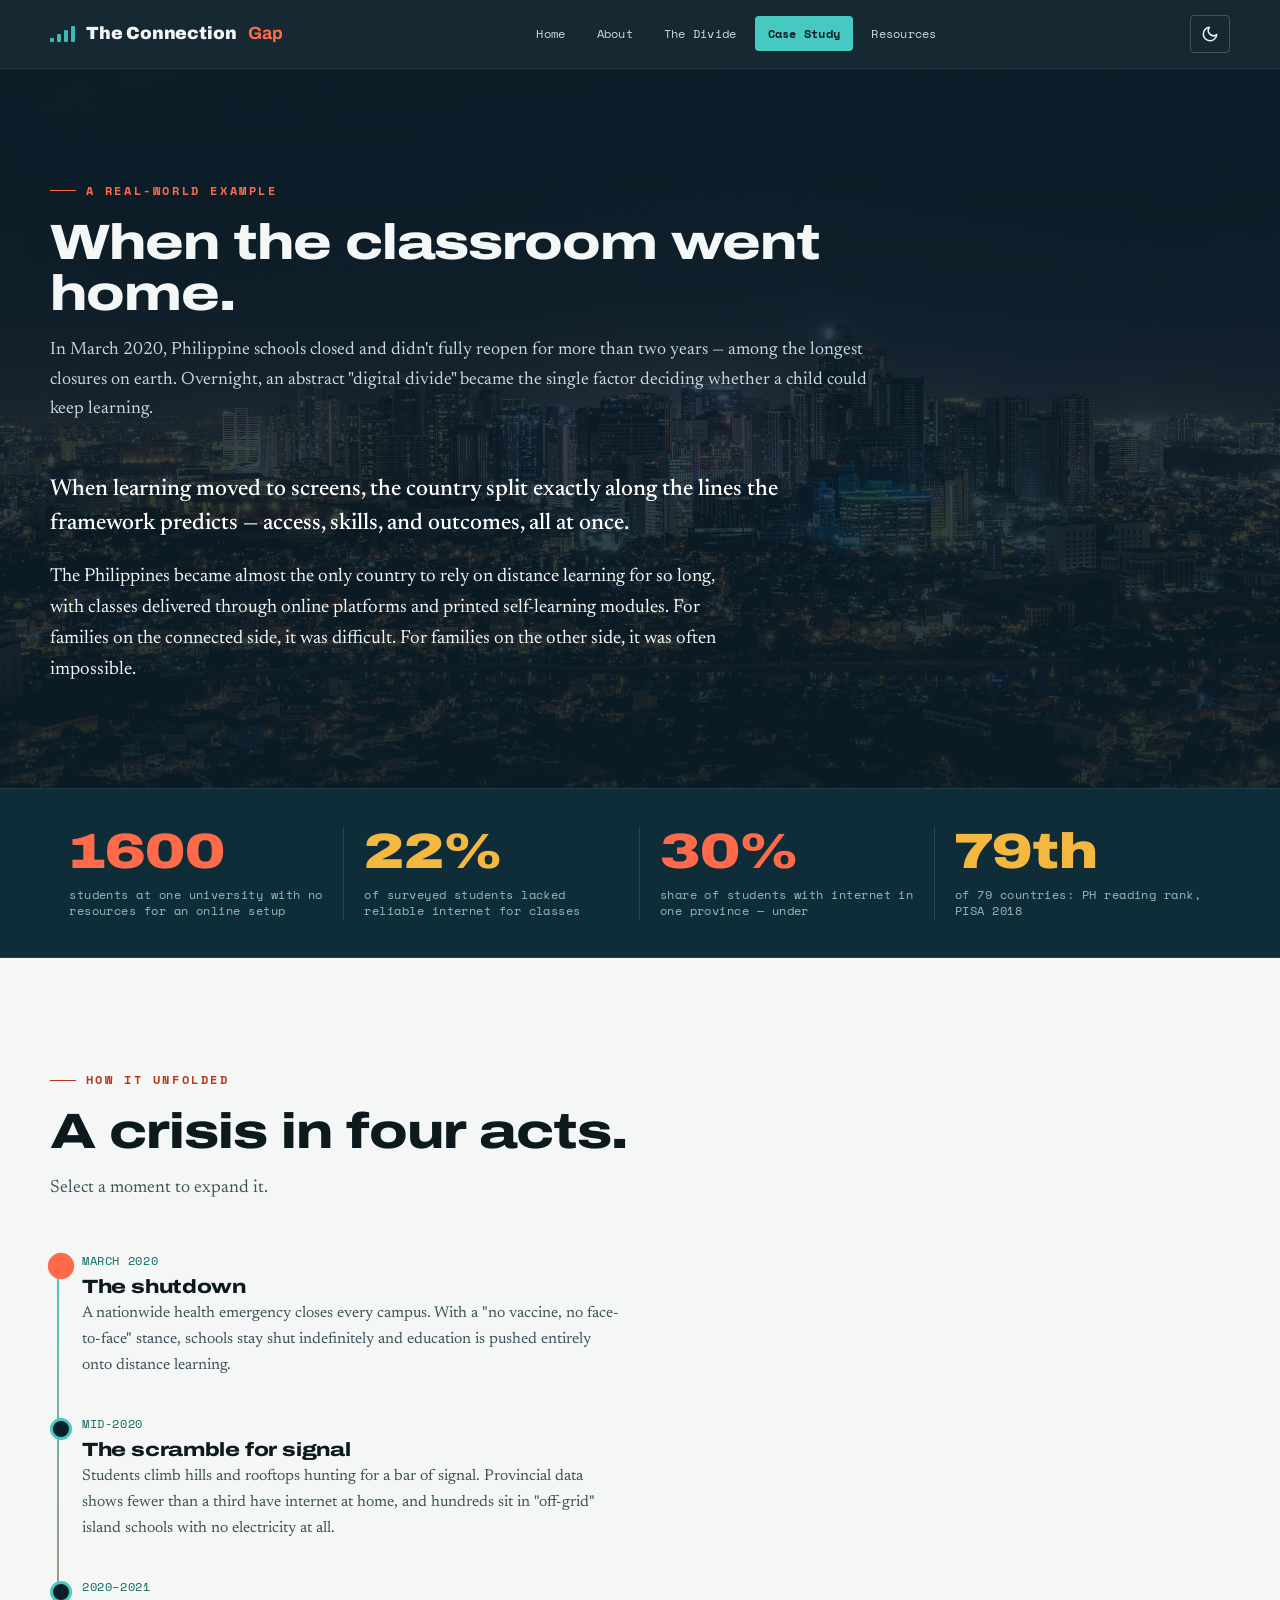
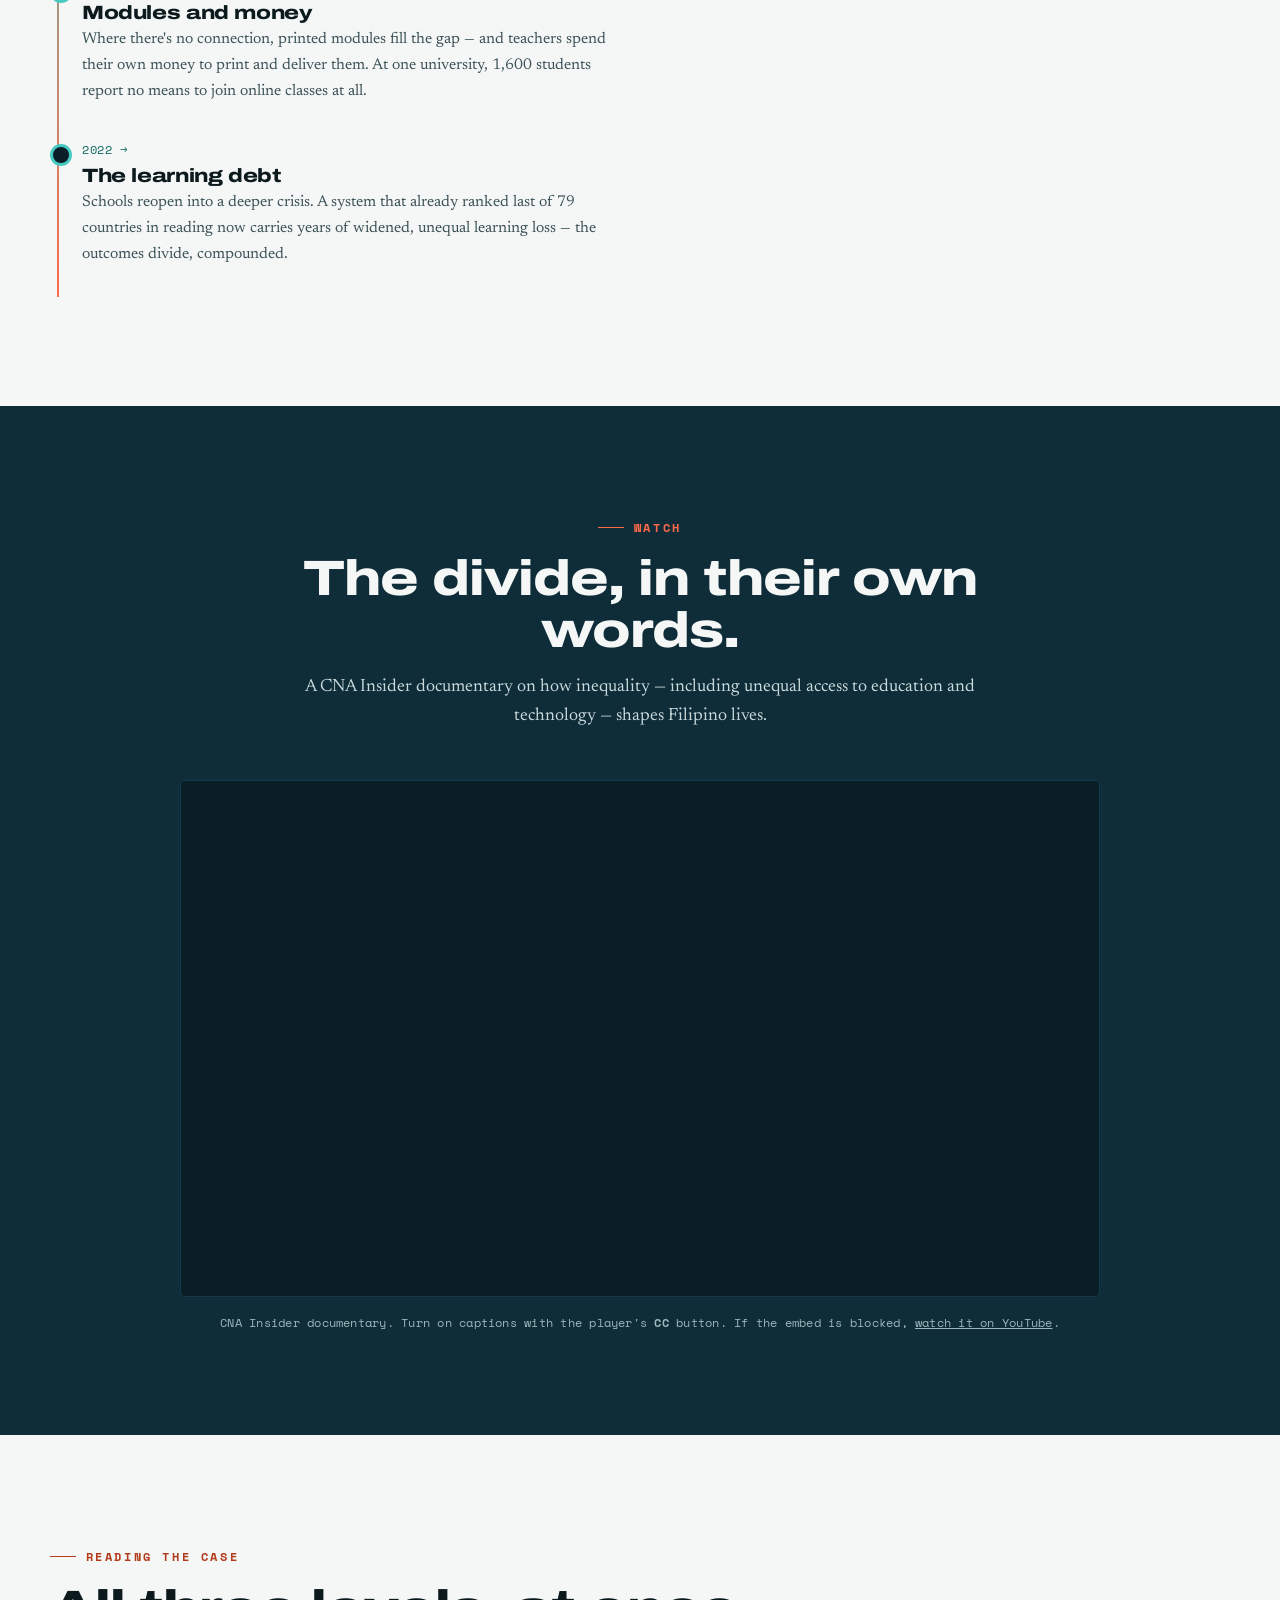
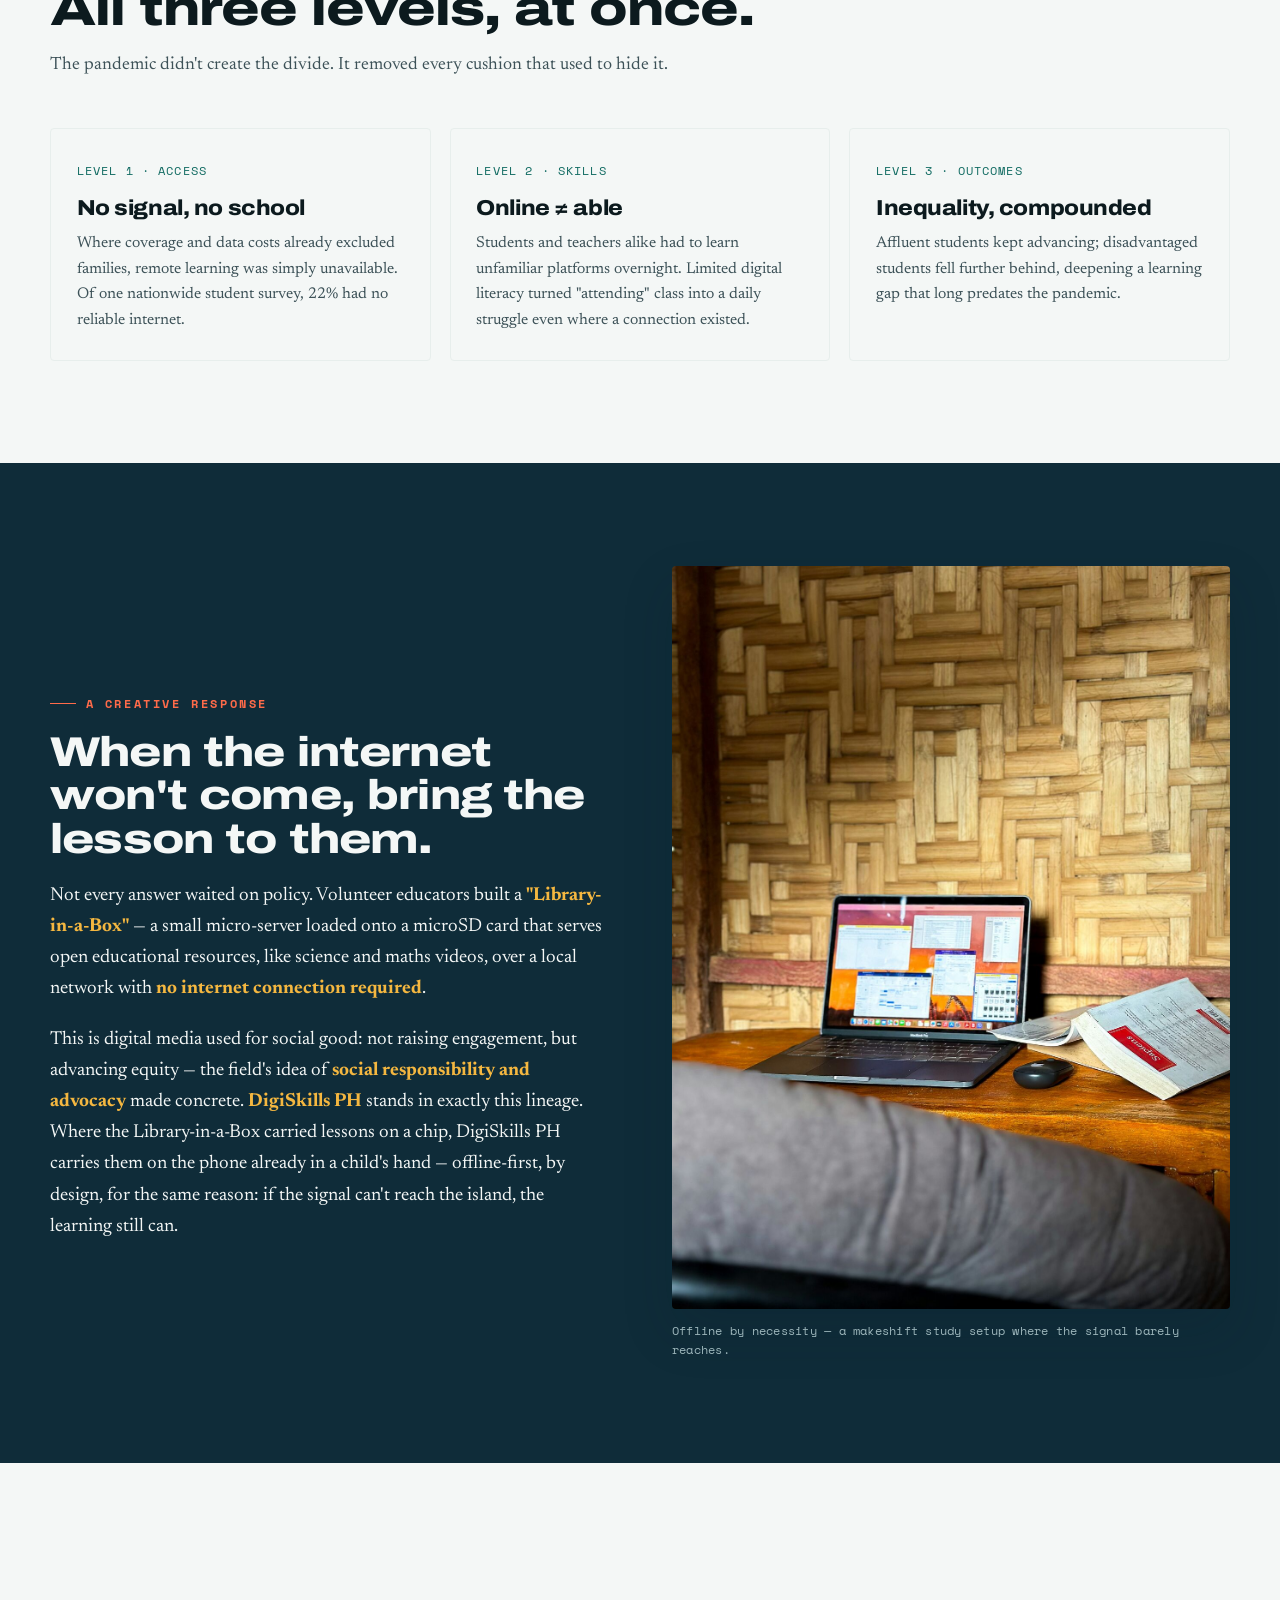
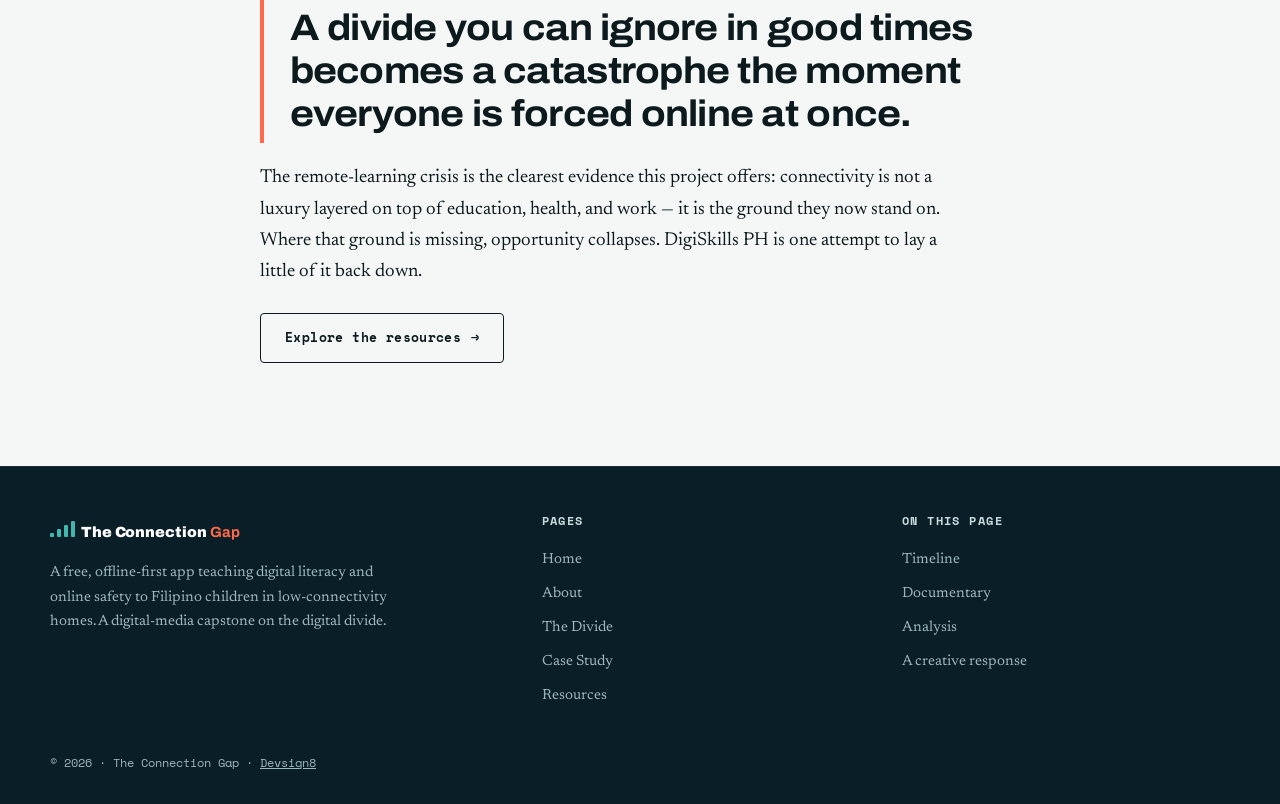
<file: content2.html>
<!DOCTYPE html>
<html lang="en">
<head>
<meta charset="UTF-8" />
<meta name="viewport" content="width=device-width, initial-scale=1.0" />
<meta name="referrer" content="strict-origin-when-cross-origin" />
<title>When the Classroom Went Home · The Connection Gap</title>
<meta name="description" content="A case study of the Philippines' pandemic remote-learning crisis — how COVID-19 turned the digital divide into a national education emergency, and what offline-first responses point toward." />
<link rel="icon" type="image/svg+xml" href="assets/favicon.svg" />
<link rel="preconnect" href="https://fonts.googleapis.com" />
<link rel="preconnect" href="https://fonts.gstatic.com" crossorigin />
<link href="https://fonts.googleapis.com/css2?family=Archivo:wdth,wght@75..125,400..900&family=Newsreader:ital,opsz,wght@0,6..72,400..600;1,6..72,400..500&family=Space+Mono:wght@400;700&display=swap" rel="stylesheet" />
<script>(function(){try{var k='tcg-theme',s=localStorage.getItem(k),m=window.matchMedia&&window.matchMedia('(prefers-color-scheme:dark)').matches;document.documentElement.setAttribute('data-theme',s||(m?'dark':'light'));}catch(e){}})();</script>
<link rel="stylesheet" href="css/style.css" />
</head>
<body>
<a class="skip-link" href="#main">Skip to content</a>
<header class="site-nav">
  <nav class="nav-inner" aria-label="Primary">
    <a class="brand" href="index.html">
      <span class="signal-mark" aria-hidden="true"><span></span><span></span><span></span><span></span></span>
      The Connection<b>Gap</b>
    </a>
    <ul class="nav-links" id="navlinks">
      <li><a href="index.html">Home</a></li>
      <li><a href="about.html">About</a></li>
      <li><a href="content1.html">The Divide</a></li>
      <li><a href="content2.html" aria-current="page">Case Study</a></li>
      <li><a href="resources.html">Resources</a></li>
    </ul>
    <button class="theme-toggle" type="button" aria-label="Switch to dark theme" aria-pressed="false" data-theme-toggle>
      <svg class="ico-moon" viewBox="0 0 24 24" fill="none" stroke="currentColor" stroke-width="2" stroke-linecap="round" stroke-linejoin="round" aria-hidden="true"><path d="M21 12.8A9 9 0 1 1 11.2 3 7 7 0 0 0 21 12.8z"/></svg>
      <svg class="ico-sun" viewBox="0 0 24 24" fill="none" stroke="currentColor" stroke-width="2" stroke-linecap="round" stroke-linejoin="round" aria-hidden="true"><circle cx="12" cy="12" r="4"/><path d="M12 2v2M12 20v2M4.9 4.9l1.4 1.4M17.7 17.7l1.4 1.4M2 12h2M20 12h2M4.9 19.1l1.4-1.4M17.7 6.3l1.4-1.4"/></svg>
    </button>
    <button class="nav-toggle" aria-expanded="false" aria-controls="navlinks" aria-label="Toggle menu">
      <span></span><span></span><span></span>
    </button>
  </nav>
</header>
<main id="main">
<section class="section dark photo-band">
  <img class="band-bg" src="assets/img/city-night.jpg" alt="Metro Manila at night — a bright core of lit towers ringed by the warm glow of countless smaller homes." width="2000" height="1125" loading="eager" decoding="async" />
  <div class="band-scrim" aria-hidden="true"></div>
  <div class="wrap">
    <div class="section-head reveal" style="max-width:840px">
      <span class="eyebrow">A real-world example</span>
      <h1>When the classroom went home.</h1>
      <p>In March 2020, Philippine schools closed and didn't fully reopen for more than two years — among the longest closures on earth. Overnight, an abstract "digital divide" became the single factor deciding whether a child could keep learning.</p>
    </div>
    <div class="narrow prose reveal" style="margin-inline:0">
      <p class="lead-para">When learning moved to screens, the country split exactly along the lines the framework predicts — access, skills, and outcomes, all at once.</p>
      <p>The Philippines became almost the only country to rely on distance learning for so long, with classes delivered through online platforms and printed self-learning modules. For families on the connected side, it was difficult. For families on the other side, it was often impossible.</p>
    </div>
  </div>
</section>
<section class="stat-strip" aria-label="Case study figures">
  <div class="wrap">
    <div class="stat">
      <div class="num coral" data-count="1600" data-suffix="">0</div>
      <div class="label">students at one university with no resources for an online setup</div>
    </div>
    <div class="stat">
      <div class="num" data-count="22" data-suffix="%">0%</div>
      <div class="label">of surveyed students lacked reliable internet for classes</div>
    </div>
    <div class="stat">
      <div class="num coral" data-count="30" data-suffix="%">0%</div>
      <div class="label">share of students with internet in one province — under</div>
    </div>
    <div class="stat">
      <div class="num" data-count="79" data-suffix="th">0</div>
      <div class="label">of 79 countries: PH reading rank, PISA 2018</div>
    </div>
  </div>
</section>
<section id="timeline" class="section">
  <div class="wrap">
    <div class="section-head reveal">
      <span class="eyebrow">How it unfolded</span>
      <h2>A crisis in four acts.</h2>
      <p>Select a moment to expand it.</p>
    </div>
    <div class="timeline reveal">
      <div class="tl-item active">
        <div class="tl-date">MARCH 2020</div>
        <h3>The shutdown</h3>
        <p class="tl-body">A nationwide health emergency closes every campus. With a "no vaccine, no face-to-face" stance, schools stay shut indefinitely and education is pushed entirely onto distance learning.</p>
      </div>
      <div class="tl-item">
        <div class="tl-date">MID-2020</div>
        <h3>The scramble for signal</h3>
        <p class="tl-body">Students climb hills and rooftops hunting for a bar of signal. Provincial data shows fewer than a third have internet at home, and hundreds sit in "off-grid" island schools with no electricity at all.</p>
      </div>
      <div class="tl-item">
        <div class="tl-date">2020–2021</div>
        <h3>Modules and money</h3>
        <p class="tl-body">Where there's no connection, printed modules fill the gap — and teachers spend their own money to print and deliver them. At one university, 1,600 students report no means to join online classes at all.</p>
      </div>
      <div class="tl-item">
        <div class="tl-date">2022 →</div>
        <h3>The learning debt</h3>
        <p class="tl-body">Schools reopen into a deeper crisis. A system that already ranked last of 79 countries in reading now carries years of widened, unequal learning loss — the outcomes divide, compounded.</p>
      </div>
    </div>
  </div>
</section>
<section id="documentary" class="section deep">
  <div class="wrap" style="max-width:920px;margin-inline:auto">
    <div class="section-head reveal" style="text-align:center;margin-inline:auto">
      <span class="eyebrow" style="justify-content:center">Watch</span>
      <h2>The divide, in their own words.</h2>
      <p>A CNA Insider documentary on how inequality — including unequal access to education and technology — shapes Filipino lives.</p>
    </div>
    <div class="video-frame reveal">
      <iframe src="https://www.youtube-nocookie.com/embed/HNNNkS4I6yg"
              title="Insight: How did the Philippines become one of Asia's most unequal countries?"
              loading="lazy"
              allow="accelerometer; autoplay; clipboard-write; encrypted-media; gyroscope; picture-in-picture; web-share"
              referrerpolicy="strict-origin-when-cross-origin"
              allowfullscreen></iframe>
    </div>
    <p class="cap reveal" style="margin-top:1rem;text-align:center">CNA Insider documentary. Turn on captions with the player's <strong>CC</strong> button. If the embed is blocked, <a href="https://www.youtube.com/watch?v=HNNNkS4I6yg" target="_blank" rel="noopener">watch it on YouTube</a>.</p>
  </div>
</section>
<section id="analysis" class="section">
  <div class="wrap">
    <div class="section-head reveal">
      <span class="eyebrow">Reading the case</span>
      <h2>All three levels, at once.</h2>
      <p>The pandemic didn't create the divide. It removed every cushion that used to hide it.</p>
    </div>
    <div class="card-grid">
      <div class="card reveal">
        <span class="kicker">Level 1 · Access</span>
        <h3>No signal, no school</h3>
        <p>Where coverage and data costs already excluded families, remote learning was simply unavailable. Of one nationwide student survey, 22% had no reliable internet.</p>
      </div>
      <div class="card reveal">
        <span class="kicker">Level 2 · Skills</span>
        <h3>Online ≠ able</h3>
        <p>Students and teachers alike had to learn unfamiliar platforms overnight. Limited digital literacy turned "attending" class into a daily struggle even where a connection existed.</p>
      </div>
      <div class="card reveal">
        <span class="kicker">Level 3 · Outcomes</span>
        <h3>Inequality, compounded</h3>
        <p>Affluent students kept advancing; disadvantaged students fell further behind, deepening a learning gap that long predates the pandemic.</p>
      </div>
    </div>
  </div>
</section>
<section id="creative-response" class="section deep">
  <div class="wrap split">
    <div class="prose reveal">
      <span class="eyebrow">A creative response</span>
      <h2 style="font-size:clamp(1.8rem,3.5vw,2.6rem);margin:1rem 0 1.2rem">When the internet won't come, bring the lesson to them.</h2>
      <p>Not every answer waited on policy. Volunteer educators built a <strong>"Library-in-a-Box"</strong> — a small micro-server loaded onto a microSD card that serves open educational resources, like science and maths videos, over a local network with <strong>no internet connection required</strong>.</p>
      <p>This is digital media used for social good: not raising engagement, but advancing equity — the field's idea of <strong>social responsibility and advocacy</strong> made concrete. <strong>DigiSkills PH</strong> stands in exactly this lineage. Where the Library-in-a-Box carried lessons on a chip, DigiSkills PH carries them on the phone already in a child's hand — offline-first, by design, for the same reason: if the signal can't reach the island, the learning still can.</p>
    </div>
    <figure class="reveal media-figure">
      <img src="assets/img/study-offline.jpg" alt="A laptop and mouse set up on a wooden table against a woven bamboo wall in a rural Filipino home, a worn book beside it — studying where connectivity is scarce." width="1300" height="1733" loading="lazy" decoding="async" />
      <figcaption>Offline by necessity — a makeshift study setup where the signal barely reaches.</figcaption>
    </figure>
  </div>
</section>
<section class="section">
  <div class="narrow prose reveal">
    <p class="pull">A divide you can ignore in good times becomes a catastrophe the moment everyone is forced online at once.</p>
    <p>The remote-learning crisis is the clearest evidence this project offers: connectivity is not a luxury layered on top of education, health, and work — it is the ground they now stand on. Where that ground is missing, opportunity collapses. DigiSkills PH is one attempt to lay a little of it back down.</p>
    <p style="margin-top:1.6rem"><a class="btn btn-ink" href="resources.html">Explore the resources <span class="arrow" aria-hidden="true">→</span></a></p>
  </div>
</section>
</main>
<footer class="site-footer">
  <div class="wrap">
    <div class="footer-top">
      <div class="footer-brand">
        <a class="brand" href="index.html" style="color:#fff">
          <span class="signal-mark" aria-hidden="true"><span></span><span></span><span></span><span></span></span>
          &nbsp;The Connection <b>Gap</b>
        </a>
        <p>A free, offline-first app teaching digital literacy and online safety to Filipino children in low-connectivity homes. A digital-media capstone on the digital divide.</p>
      </div>
      <nav aria-label="Footer">
        <h4>Pages</h4>
        <a href="index.html">Home</a>
        <a href="about.html">About</a>
        <a href="content1.html">The Divide</a>
        <a href="content2.html">Case Study</a>
        <a href="resources.html">Resources</a>
      </nav>
      <div>
        <h4>On this page</h4>
        <a href="#timeline">Timeline</a>
        <a href="#documentary">Documentary</a>
        <a href="#analysis">Analysis</a>
        <a href="#creative-response">A creative response</a>
      </div>
    </div>
    <div class="footer-bottom">
      <span>© <span data-current-year>2026</span> · The Connection Gap · <a href="https://devsign8.com" target="_blank" rel="noopener noreferrer">Devsign8</a></span>
    </div>
  </div>
</footer>
<script src="js/main.js"></script>
</body>
</html>
</file>
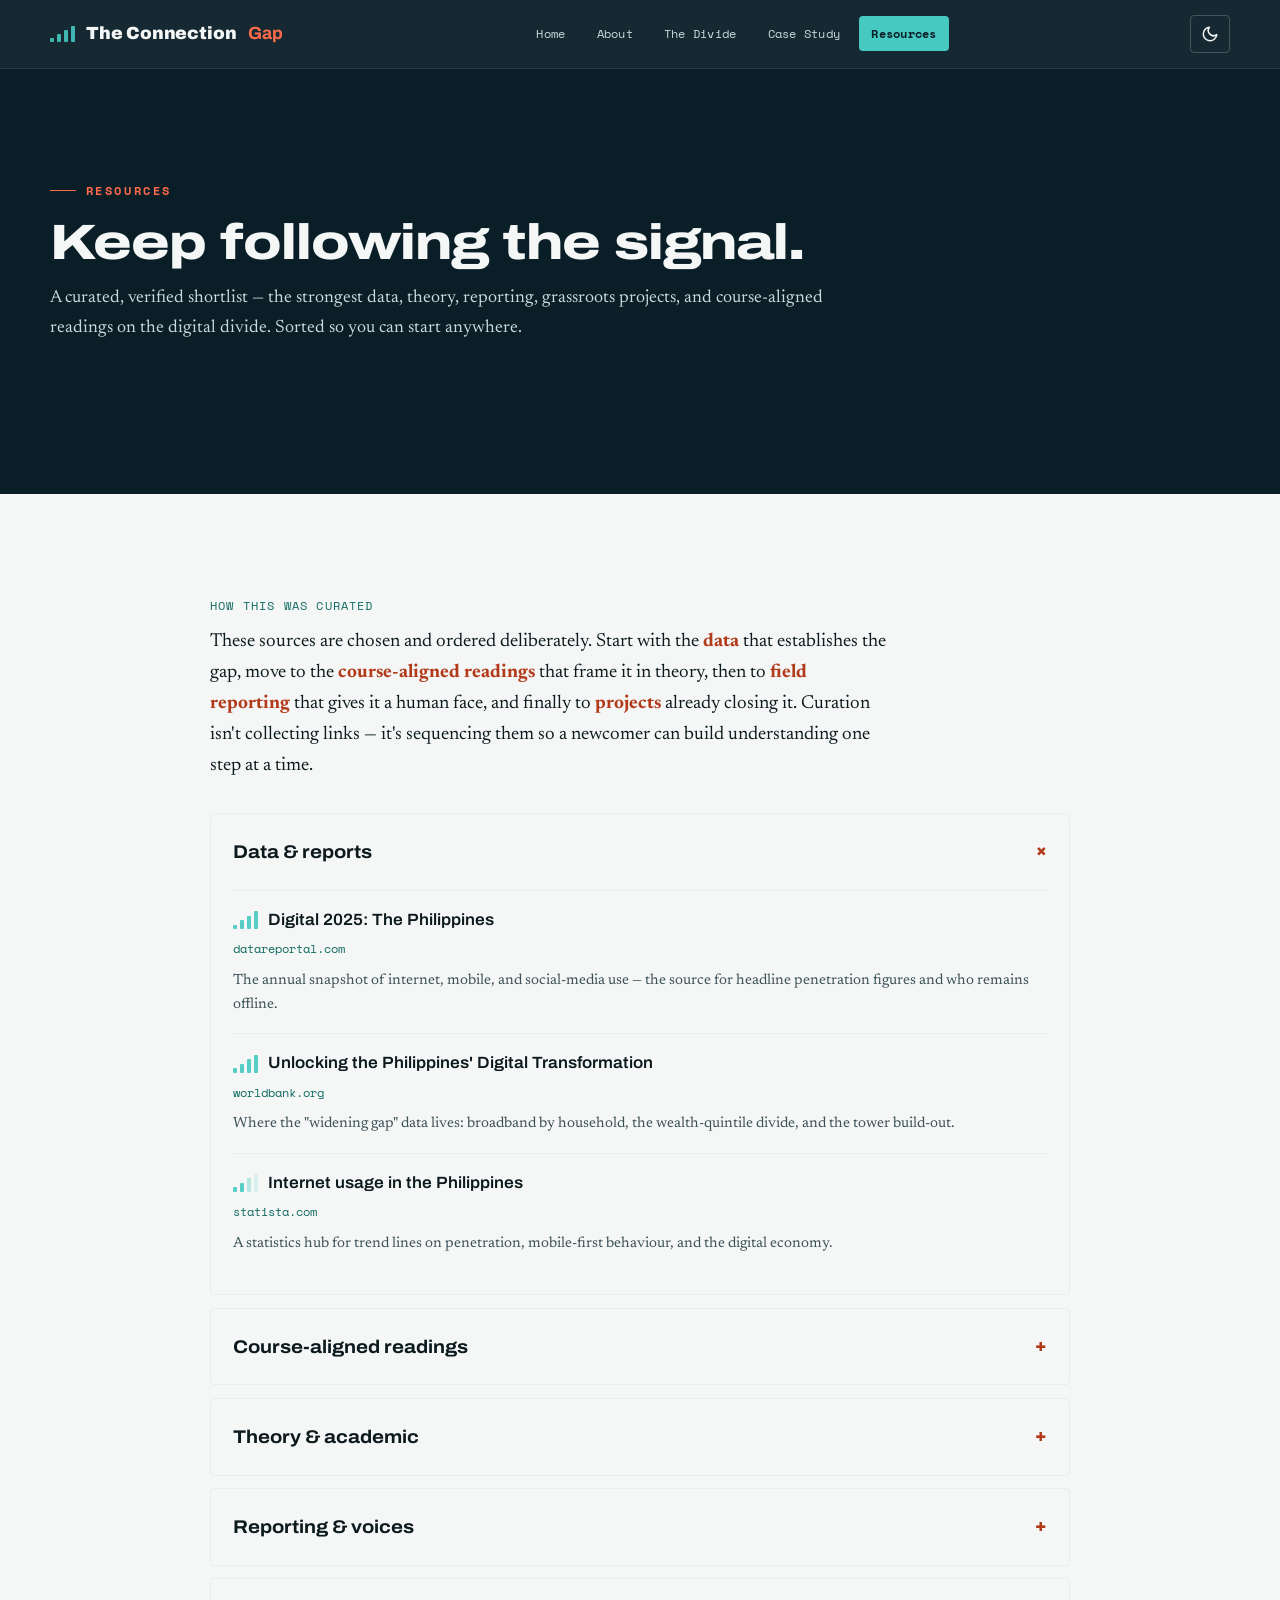
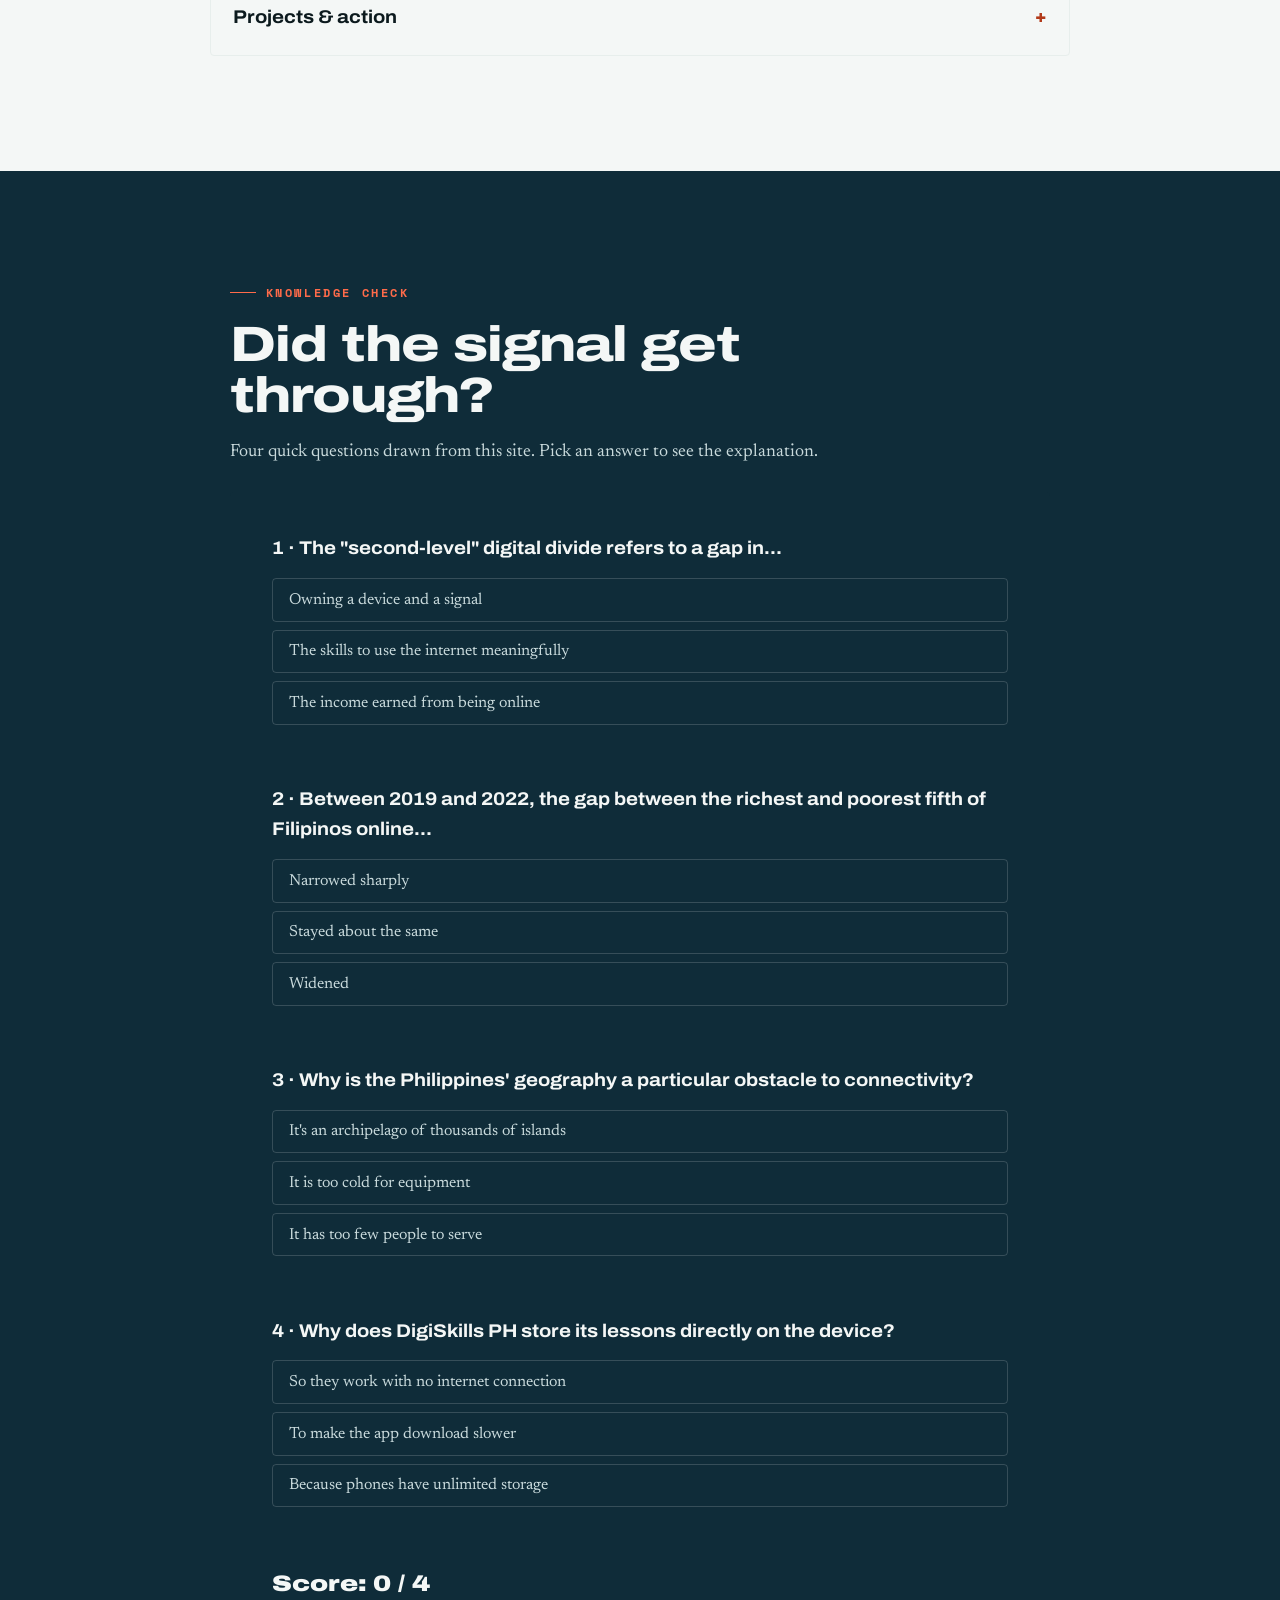
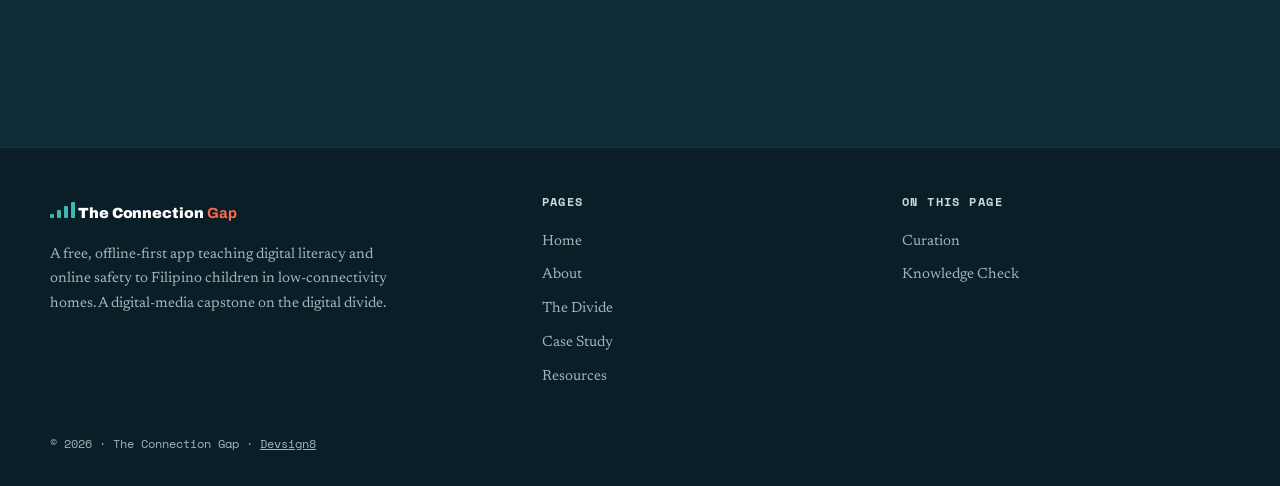
<file: resources.html>
<!DOCTYPE html>
<html lang="en">
<head>
<meta charset="UTF-8" />
<meta name="viewport" content="width=device-width, initial-scale=1.0" />
<title>Resources · The Connection Gap</title>
<meta name="description" content="A curated, verified library on the Philippine digital divide — data, theory, journalism, grassroots projects, and course-aligned readings — plus a knowledge-check quiz." />
<link rel="icon" type="image/svg+xml" href="assets/favicon.svg" />
<link rel="preconnect" href="https://fonts.googleapis.com" />
<link rel="preconnect" href="https://fonts.gstatic.com" crossorigin />
<link href="https://fonts.googleapis.com/css2?family=Archivo:wdth,wght@75..125,400..900&family=Newsreader:ital,opsz,wght@0,6..72,400..600;1,6..72,400..500&family=Space+Mono:wght@400;700&display=swap" rel="stylesheet" />
<script>(function(){try{var k='tcg-theme',s=localStorage.getItem(k),m=window.matchMedia&&window.matchMedia('(prefers-color-scheme:dark)').matches;document.documentElement.setAttribute('data-theme',s||(m?'dark':'light'));}catch(e){}})();</script>
<link rel="stylesheet" href="css/style.css" />
</head>
<body>
<a class="skip-link" href="#main">Skip to content</a>
<header class="site-nav">
  <nav class="nav-inner" aria-label="Primary">
    <a class="brand" href="index.html">
      <span class="signal-mark" aria-hidden="true"><span></span><span></span><span></span><span></span></span>
      The Connection<b>Gap</b>
    </a>
    <ul class="nav-links" id="navlinks">
      <li><a href="index.html">Home</a></li>
      <li><a href="about.html">About</a></li>
      <li><a href="content1.html">The Divide</a></li>
      <li><a href="content2.html">Case Study</a></li>
      <li><a href="resources.html" aria-current="page">Resources</a></li>
    </ul>
    <button class="theme-toggle" type="button" aria-label="Switch to dark theme" aria-pressed="false" data-theme-toggle>
      <svg class="ico-moon" viewBox="0 0 24 24" fill="none" stroke="currentColor" stroke-width="2" stroke-linecap="round" stroke-linejoin="round" aria-hidden="true"><path d="M21 12.8A9 9 0 1 1 11.2 3 7 7 0 0 0 21 12.8z"/></svg>
      <svg class="ico-sun" viewBox="0 0 24 24" fill="none" stroke="currentColor" stroke-width="2" stroke-linecap="round" stroke-linejoin="round" aria-hidden="true"><circle cx="12" cy="12" r="4"/><path d="M12 2v2M12 20v2M4.9 4.9l1.4 1.4M17.7 17.7l1.4 1.4M2 12h2M20 12h2M4.9 19.1l1.4-1.4M17.7 6.3l1.4-1.4"/></svg>
    </button>
    <button class="nav-toggle" aria-expanded="false" aria-controls="navlinks" aria-label="Toggle menu">
      <span></span><span></span><span></span>
    </button>
  </nav>
</header>
<main id="main">
<section class="section dark">
  <div class="wrap">
    <div class="section-head reveal" style="max-width:820px">
      <span class="eyebrow">Resources</span>
      <h1>Keep following the signal.</h1>
      <p>A curated, verified shortlist — the strongest data, theory, reporting, grassroots projects, and course-aligned readings on the digital divide. Sorted so you can start anywhere.</p>
    </div>
  </div>
</section>
<section id="curation" class="section">
  <div class="wrap" style="max-width:860px;margin-inline:auto">
    <div class="prose reveal" style="margin-bottom:2rem">
      <p class="cap" style="color:var(--cyan-ink);letter-spacing:.1em;text-transform:uppercase;margin-bottom:.6rem">How this was curated</p>
      <p>These sources are chosen and ordered deliberately. Start with the <strong>data</strong> that establishes the gap, move to the <strong>course-aligned readings</strong> that frame it in theory, then to <strong>field reporting</strong> that gives it a human face, and finally to <strong>projects</strong> already closing it. Curation isn't collecting links — it's sequencing them so a newcomer can build understanding one step at a time.</p>
    </div>
    <details class="resource-cat reveal" open>
      <summary>Data &amp; reports <span class="plus" aria-hidden="true">+</span></summary>
      <div class="cat-body">
        <a class="res-link" href="https://datareportal.com/reports/digital-2025-philippines" target="_blank" rel="noopener">
          <span class="rl-title"><span class="signal-mark" aria-hidden="true"><span></span><span></span><span></span><span></span></span> Digital 2025: The Philippines</span>
          <span class="rl-src">datareportal.com</span>
          <p>The annual snapshot of internet, mobile, and social-media use — the source for headline penetration figures and who remains offline.</p>
        </a>
        <a class="res-link" href="https://www.worldbank.org/en/results/2025/07/02/unlocking-the-philippines-digital-transformation-by-increasing-internet-connectivity" target="_blank" rel="noopener">
          <span class="rl-title"><span class="signal-mark" aria-hidden="true"><span></span><span></span><span></span><span></span></span> Unlocking the Philippines' Digital Transformation</span>
          <span class="rl-src">worldbank.org</span>
          <p>Where the "widening gap" data lives: broadband by household, the wealth-quintile divide, and the tower build-out.</p>
        </a>
        <a class="res-link" href="https://www.statista.com/topics/5660/internet-economy-in-the-philippines/" target="_blank" rel="noopener">
          <span class="rl-title"><span class="signal-mark weak" aria-hidden="true"><span></span><span></span><span></span><span></span></span> Internet usage in the Philippines</span>
          <span class="rl-src">statista.com</span>
          <p>A statistics hub for trend lines on penetration, mobile-first behaviour, and the digital economy.</p>
        </a>
      </div>
    </details>
    <details class="resource-cat reveal">
      <summary>Course-aligned readings <span class="plus" aria-hidden="true">+</span></summary>
      <div class="cat-body">
        <a class="res-link" href="https://www.oecd-ilibrary.org/science-and-technology/understanding-the-digital-divide_236405667766" target="_blank" rel="noopener">
          <span class="rl-title"><span class="signal-mark" aria-hidden="true"><span></span><span></span><span></span><span></span></span> Understanding the Digital Divide (OECD)</span>
          <span class="rl-src">oecd-ilibrary.org</span>
          <p>The foundational text that frames the divide around income and education — the origin of the access framework this project builds on.</p>
        </a>
        <a class="res-link" href="https://www.un.org/en/un75/impact-digital-technologies" target="_blank" rel="noopener">
          <span class="rl-title"><span class="signal-mark" aria-hidden="true"><span></span><span></span><span></span><span></span></span> The Impact of Digital Technologies (UN)</span>
          <span class="rl-src">un.org</span>
          <p>A concise overview of how connectivity shapes development, inequality, and rights — the social-impact lens at a global scale.</p>
        </a>
        <a class="res-link" href="https://www.deloitte.com/us/en/insights/industry/technology/digital-media-trends-consumption-habits-survey/2024/digital-media-trends-introduction.html" target="_blank" rel="noopener">
          <span class="rl-title"><span class="signal-mark weak" aria-hidden="true"><span></span><span></span><span></span><span></span></span> Digital Media Trends 2024 (Deloitte)</span>
          <span class="rl-src">deloitte.com</span>
          <p>On convergence, creators, and generative AI — context for emerging technologies and content curation.</p>
        </a>
        <a class="res-link" href="https://www.pewresearch.org/internet/2022/02/07/visions-of-the-internet-in-2035/" target="_blank" rel="noopener">
          <span class="rl-title"><span class="signal-mark weak" aria-hidden="true"><span></span><span></span><span></span><span></span></span> Visions of the Internet in 2035 (Pew)</span>
          <span class="rl-src">pewresearch.org</span>
          <p>Expert forecasts on digital rights, civic engagement, and accessibility — the future-of-media frame for closing the gap.</p>
        </a>
      </div>
    </details>
    <details class="resource-cat reveal">
      <summary>Theory &amp; academic <span class="plus" aria-hidden="true">+</span></summary>
      <div class="cat-body">
        <a class="res-link" href="https://files.eric.ed.gov/fulltext/EJ1285295.pdf" target="_blank" rel="noopener">
          <span class="rl-title"><span class="signal-mark" aria-hidden="true"><span></span><span></span><span></span><span></span></span> Voices of Philippine University Students (COVID-19)</span>
          <span class="rl-src">eric.ed.gov · PDF</span>
          <p>A peer-reviewed look at how remote learning exposed and deepened inequality among Filipino students.</p>
        </a>
        <a class="res-link" href="https://rsisinternational.org/journals/ijrias/articles/exploring-contributing-factors-on-poor-digital-literacy-of-students-a-review-of-existing-studies/" target="_blank" rel="noopener">
          <span class="rl-title"><span class="signal-mark" aria-hidden="true"><span></span><span></span><span></span><span></span></span> Contributing Factors on Poor Digital Literacy</span>
          <span class="rl-src">rsisinternational.org</span>
          <p>A review of why the second-level (skills) divide persists even as access expands.</p>
        </a>
        <a class="res-link" href="https://www.ijlter.org/index.php/ijlter/article/view/3877" target="_blank" rel="noopener">
          <span class="rl-title"><span class="signal-mark weak" aria-hidden="true"><span></span><span></span><span></span><span></span></span> Flexible Online Learning in Rural Areas</span>
          <span class="rl-src">ijlter.org</span>
          <p>Field evidence from rural students relying on mobile data and patchy signal — the access divide, documented.</p>
        </a>
      </div>
    </details>
    <details class="resource-cat reveal">
      <summary>Reporting &amp; voices <span class="plus" aria-hidden="true">+</span></summary>
      <div class="cat-body">
        <a class="res-link" href="https://time.com/6124045/school-closures-covid-education-philippines/" target="_blank" rel="noopener">
          <span class="rl-title"><span class="signal-mark" aria-hidden="true"><span></span><span></span><span></span><span></span></span> The Crisis Facing Philippine Schoolchildren</span>
          <span class="rl-src">time.com</span>
          <p>Long-form reporting on one of the world's longest school closures and the families caught in it.</p>
        </a>
        <a class="res-link" href="https://eu.boell.org/en/2020/10/06/philippines-distance-learning-reveals-digital-divide" target="_blank" rel="noopener">
          <span class="rl-title"><span class="signal-mark" aria-hidden="true"><span></span><span></span><span></span><span></span></span> Distance Learning Reveals the Digital Divide</span>
          <span class="rl-src">boell.org</span>
          <p>On-the-ground accounts plus the PISA context that frames the learning crisis.</p>
        </a>
        <a class="res-link" href="https://engagemedia.org/2023/youth-philippines-education/" target="_blank" rel="noopener">
          <span class="rl-title"><span class="signal-mark weak" aria-hidden="true"><span></span><span></span><span></span><span></span></span> Online Classes &amp; Digital Rights</span>
          <span class="rl-src">engagemedia.org</span>
          <p>Frames connectivity as a rights issue and tracks how universities scrambled to keep students enrolled.</p>
        </a>
      </div>
    </details>
    <details class="resource-cat reveal">
      <summary>Projects &amp; action <span class="plus" aria-hidden="true">+</span></summary>
      <div class="cat-body">
        <a class="res-link" href="https://philstarlife.com/self/155833-digital-divide-remote-learning" target="_blank" rel="noopener">
          <span class="rl-title"><span class="signal-mark" aria-hidden="true"><span></span><span></span><span></span><span></span></span> The eLibrary "Library-in-a-Box" Project</span>
          <span class="rl-src">philstarlife.com</span>
          <p>An offline-first answer to the divide — and the closest kin to DigiSkills PH's own approach.</p>
        </a>
        <a class="res-link" href="https://www.bworldonline.com/special-features/2025/04/09/665136/closing-the-distance-to-digital-access/" target="_blank" rel="noopener">
          <span class="rl-title"><span class="signal-mark" aria-hidden="true"><span></span><span></span><span></span><span></span></span> Closing the Distance to Digital Access</span>
          <span class="rl-src">bworldonline.com</span>
          <p>A clear primer on why the archipelago makes infrastructure hard — and what's being built to fix it.</p>
        </a>
      </div>
    </details>
  </div>
</section>
<section id="knowledge-check" class="section deep">
  <div class="wrap" style="max-width:820px;margin-inline:auto">
    <div class="section-head reveal" style="margin-bottom:1.5rem">
      <span class="eyebrow">Knowledge check</span>
      <h2>Did the signal get through?</h2>
      <p>Four quick questions drawn from this site. Pick an answer to see the explanation.</p>
    </div>
    <div class="quiz reveal" data-quiz>
      <div class="quiz-q">
        <div class="q">1 · The "second-level" digital divide refers to a gap in…</div>
        <div class="quiz-opts">
          <button class="quiz-opt" data-correct="false" data-feedback="That's the first level — material access.">Owning a device and a signal</button>
          <button class="quiz-opt" data-correct="true" data-feedback="Correct — it's the skills/literacy gap among people who are already online.">The skills to use the internet meaningfully</button>
          <button class="quiz-opt" data-correct="false" data-feedback="That's closer to the third level — outcomes.">The income earned from being online</button>
        </div>
        <div class="quiz-feedback" aria-live="polite"></div>
      </div>
      <div class="quiz-q">
        <div class="q">2 · Between 2019 and 2022, the gap between the richest and poorest fifth of Filipinos online…</div>
        <div class="quiz-opts">
          <button class="quiz-opt" data-correct="false" data-feedback="The opposite — it grew.">Narrowed sharply</button>
          <button class="quiz-opt" data-correct="false" data-feedback="It moved a lot — and not evenly.">Stayed about the same</button>
          <button class="quiz-opt" data-correct="true" data-feedback="Correct — the richest fifth jumped 43→60%, the poorest only 2→5%.">Widened</button>
        </div>
        <div class="quiz-feedback" aria-live="polite"></div>
      </div>
      <div class="quiz-q">
        <div class="q">3 · Why is the Philippines' geography a particular obstacle to connectivity?</div>
        <div class="quiz-opts">
          <button class="quiz-opt" data-correct="true" data-feedback="Correct — 7,600+ islands make terrestrial broadband slow and costly to deploy.">It's an archipelago of thousands of islands</button>
          <button class="quiz-opt" data-correct="false" data-feedback="Climate isn't the core infrastructure barrier here.">It is too cold for equipment</button>
          <button class="quiz-opt" data-correct="false" data-feedback="Population size isn't the geographic barrier in question.">It has too few people to serve</button>
        </div>
        <div class="quiz-feedback" aria-live="polite"></div>
      </div>
      <div class="quiz-q">
        <div class="q">4 · Why does DigiSkills PH store its lessons directly on the device?</div>
        <div class="quiz-opts">
          <button class="quiz-opt" data-correct="true" data-feedback="Correct — offline-first means a missing signal never means a missing lesson.">So they work with no internet connection</button>
          <button class="quiz-opt" data-correct="false" data-feedback="The opposite — on-device lessons open instantly.">To make the app download slower</button>
          <button class="quiz-opt" data-correct="false" data-feedback="Not quite — lessons are kept lightweight precisely because storage is limited.">Because phones have unlimited storage</button>
        </div>
        <div class="quiz-feedback" aria-live="polite"></div>
      </div>
      <div class="quiz-score" data-score aria-live="polite">Score: 0 / 4</div>
    </div>
  </div>
</section>
</main>
<footer class="site-footer">
  <div class="wrap">
    <div class="footer-top">
      <div class="footer-brand">
        <a class="brand" href="index.html" style="color:#fff">
          <span class="signal-mark" aria-hidden="true"><span></span><span></span><span></span><span></span></span>
          The Connection <b>Gap</b>
        </a>
        <p>A free, offline-first app teaching digital literacy and online safety to Filipino children in low-connectivity homes. A digital-media capstone on the digital divide.</p>
      </div>
      <nav aria-label="Footer">
        <h4>Pages</h4>
        <a href="index.html">Home</a>
        <a href="about.html">About</a>
        <a href="content1.html">The Divide</a>
        <a href="content2.html">Case Study</a>
        <a href="resources.html">Resources</a>
      </nav>
      <div>
        <h4>On This Page</h4>
        <a href="#curation">Curation</a>
        <a href="#knowledge-check">Knowledge Check</a>
      </div>
    </div>
    <div class="footer-bottom">
      <span>© <span data-current-year>2026</span> · The Connection Gap · <a href="https://devsign8.com" target="_blank" rel="noopener noreferrer">Devsign8</a></span>
    </div>
  </div>
</footer>
<script src="js/main.js"></script>
</body>
</html>
</file>
<file: css/style.css>
:root {

  --abyss:   #0A1E28;
  --deep:    #0F2C39;
  --deep-2:  #15394A;
  --paper:   #F4F7F6;
  --paper-2: #E7EEEC;
  --ink:     #0C1A1E;
  --ink-2:   #3D5258;


  --signal:  #FF6B4A;
  --beacon:  #F4B740;
  --cyan:    #46C9C0;
  --signal-ink: #B23A1A;
  --cyan-ink:   #116B62;
  --mist:    #9DB6BB;
  --mist-2:  #C9DADC;


  --display: "Archivo", system-ui, sans-serif;
  --body:    "Newsreader", Georgia, serif;
  --mono:    "Space Mono", ui-monospace, monospace;


  --maxw: 1180px;
  --gap: clamp(1rem, 3vw, 2.25rem);
  --radius: 4px;

  --ease: cubic-bezier(0.16, 1, 0.3, 1);
}



* { box-sizing: border-box; margin: 0; padding: 0; }

html { scroll-behavior: smooth; -webkit-text-size-adjust: 100%; }

body {
  font-family: var(--body);
  font-optical-sizing: auto;
  background: var(--paper);
  color: var(--ink);
  line-height: 1.65;
  font-size: clamp(1.02rem, 0.55vw + 0.9rem, 1.18rem);
  -webkit-font-smoothing: antialiased;
  text-rendering: optimizeLegibility;
  overflow-x: hidden;
}


.skip-link {
  position: absolute;
  left: 0; top: -100px;
  background: var(--signal);
  color: #fff;
  padding: 0.7rem 1.2rem;
  font-family: var(--mono);
  font-size: 0.85rem;
  z-index: 999;
  transition: top 0.2s var(--ease);
}
.skip-link:focus { top: 0; }

:focus-visible {
  outline: 3px solid var(--cyan);
  outline-offset: 3px;
  border-radius: 2px;
}


h1, h2, h3, h4 {
  font-family: var(--display);
  font-weight: 800;
  line-height: 1.04;
  letter-spacing: -0.02em;
  font-stretch: 125%;
}

.eyebrow {
  font-family: var(--mono);
  font-size: 0.74rem;
  letter-spacing: 0.22em;
  text-transform: uppercase;
  color: var(--signal-ink);
  display: inline-flex;
  align-items: center;
  gap: 0.6rem;
  font-weight: 700;
}
.eyebrow::before {
  content: "";
  width: 26px; height: 1px;
  background: var(--signal-ink);
  display: inline-block;
}

.hero .eyebrow, .section.dark .eyebrow, .section.deep .eyebrow { color: var(--signal); }
.hero .eyebrow::before, .section.dark .eyebrow::before, .section.deep .eyebrow::before { background: var(--signal); }

.wrap { width: min(100% - 2.5rem, var(--maxw)); margin-inline: auto; }
.narrow { width: min(100% - 2.5rem, 760px); margin-inline: auto; }

a { color: inherit; }


.signal-mark {
  display: inline-flex;
  align-items: flex-end;
  gap: 3px;
  height: 18px;
}
.signal-mark span {
  width: 4px;
  background: var(--cyan);
  border-radius: 1px;
  opacity: 0.9;
}
.signal-mark span:nth-child(1) { height: 25%; }
.signal-mark span:nth-child(2) { height: 50%; }
.signal-mark span:nth-child(3) { height: 75%; }
.signal-mark span:nth-child(4) { height: 100%; }
/* the "fading" variant — the divide made visible */
.signal-mark.weak span:nth-child(3) { opacity: 0.35; }
.signal-mark.weak span:nth-child(4) { opacity: 0.15; }


.site-nav {
  position: sticky;
  top: 0;
  z-index: 100;
  background: rgba(10, 30, 40, 0.95);
  backdrop-filter: blur(14px);
  -webkit-backdrop-filter: blur(14px);
  border-bottom: 1px solid rgba(255, 255, 255, 0.08);
}
.nav-inner {
  width: min(100% - 2.5rem, var(--maxw));
  margin-inline: auto;
  display: flex;
  align-items: center;
  justify-content: space-between;
  height: 68px;
}
.brand {
  display: flex;
  align-items: center;
  gap: 0.7rem;
  font-family: var(--display);
  font-weight: 900;

  font-size: 1.1rem;
  letter-spacing: -0.005em;
  color: var(--paper);
  text-decoration: none;
}
.brand .signal-mark { height: 16px; }
.brand b { color: var(--signal); }

.nav-links {
  display: flex;
  align-items: center;
  gap: 0.35rem;
  list-style: none;
}
.nav-links a {
  font-family: var(--mono);
  font-size: 0.78rem;
  letter-spacing: 0.02em;
  text-decoration: none;
  color: var(--mist-2);
  padding: 0.5rem 0.8rem;
  border-radius: var(--radius);
  transition: color 0.2s, background 0.2s;
  position: relative;
}
.nav-links a:hover { color: #fff; background: rgba(255,255,255,0.06); }
.nav-links a[aria-current="page"] {
  color: var(--abyss);
  background: var(--cyan);
  font-weight: 700;
}

.nav-toggle {
  display: none;
  background: none;
  border: 1px solid rgba(255,255,255,0.2);
  border-radius: var(--radius);
  width: 42px; height: 38px;
  cursor: pointer;
  color: var(--paper);
  flex-direction: column;
  align-items: center;
  justify-content: center;
  gap: 4px;
}
.nav-toggle span { width: 18px; height: 2px; background: currentColor; transition: 0.25s var(--ease); }
.nav-toggle[aria-expanded="true"] span:nth-child(1) { transform: translateY(6px) rotate(45deg); }
.nav-toggle[aria-expanded="true"] span:nth-child(2) { opacity: 0; }
.nav-toggle[aria-expanded="true"] span:nth-child(3) { transform: translateY(-6px) rotate(-45deg); }

@media (max-width: 820px) {
  .nav-toggle { display: flex; }
  .nav-links {
    position: absolute;
    top: 68px; left: 0; right: 0;
    flex-direction: column;
    align-items: stretch;
    gap: 0;
    background: var(--abyss);
    border-bottom: 1px solid rgba(255,255,255,0.12);
    box-shadow: 0 24px 40px rgba(0,0,0,0.45);
    padding: 0.4rem;
    transform: translateY(-12px);
    opacity: 0;
    pointer-events: none;
    transition: 0.25s var(--ease);
  }
  .nav-links.open { transform: none; opacity: 1; pointer-events: auto; }
  .nav-links li { width: 100%; }
  .nav-links a {
    display: block;
    width: 100%;
    padding: 0.95rem 1rem;
    font-size: 0.98rem;
    border-radius: 6px;
  }
  .nav-links li + li a { border-top: 1px solid rgba(255,255,255,0.06); border-radius: 0; }
  .nav-links a[aria-current="page"] { border-top-color: transparent; }
}


.btn {
  display: inline-flex;
  align-items: center;
  gap: 0.6rem;
  font-family: var(--mono);
  font-size: 0.82rem;
  font-weight: 700;
  letter-spacing: 0.03em;
  text-decoration: none;
  padding: 0.85rem 1.5rem;
  border-radius: var(--radius);
  border: 1px solid transparent;
  cursor: pointer;
  transition: transform 0.2s var(--ease), background 0.2s, color 0.2s;
}
.btn-primary { background: var(--signal); color: var(--abyss); }
.btn-primary:hover { transform: translateY(-2px); background: #ff5230; color: var(--abyss); }
.btn-ghost { border-color: rgba(255,255,255,0.25); color: var(--paper); }
.btn-ghost:hover { border-color: var(--cyan); color: var(--cyan); transform: translateY(-2px); }
.btn-ink { border-color: var(--ink); color: var(--ink); }
.btn-ink:hover { background: var(--ink); color: var(--paper); transform: translateY(-2px); }
.btn .arrow { transition: transform 0.2s var(--ease); }
.btn:hover .arrow { transform: translateX(3px); }


.hero {
  position: relative;
  overflow: hidden;
  color: var(--paper);
  background: var(--abyss);
  padding-block: clamp(4.5rem, 12vw, 8.5rem);
}
.hero-bg {
  position: absolute; inset: 0;
  width: 100%; height: 100%;
  object-fit: cover; object-position: 62% center;
  z-index: 0;
}
.hero-scrim {
  position: absolute; inset: 0; z-index: 1;
  background:
    linear-gradient(95deg, rgba(10,30,40,0.97) 0%, rgba(10,30,40,0.92) 34%, rgba(10,30,40,0.62) 62%, rgba(10,30,40,0.32) 100%),
    linear-gradient(0deg, rgba(10,30,40,0.72) 0%, rgba(10,30,40,0) 45%);
}
.hero-inner { position: relative; z-index: 2; }
.hero-copy { max-width: 640px; }
.hero h1 {
  font-size: clamp(2.6rem, 6.4vw, 5.2rem);
  font-weight: 900;
  margin: 1.2rem 0;
  text-shadow: 0 2px 28px rgba(0,0,0,0.4);
}
.hero h1 .glow { color: var(--signal); }
.hero .lede {
  font-size: clamp(1.1rem, 1.4vw, 1.35rem);
  color: var(--mist-2);
  max-width: 46ch;
  margin-bottom: 1.8rem;
}
.hero-cta { display: flex; gap: 0.8rem; flex-wrap: wrap; }

.hero .eyebrow, .photo-band .eyebrow { color: #fff; }
.hero .eyebrow::before, .photo-band .eyebrow::before { background: #fff; }


.photo-band { position: relative; overflow: hidden; background: var(--abyss); }
.photo-band .band-bg {
  position: absolute; inset: 0;
  width: 100%; height: 100%;
  object-fit: cover; object-position: center;
  z-index: 0;
}
.photo-band .band-scrim {
  position: absolute; inset: 0; z-index: 1;
  background: linear-gradient(180deg, rgba(10,30,40,0.93) 0%, rgba(10,30,40,0.82) 50%, rgba(10,30,40,0.9) 100%);
}
.photo-band > .wrap { position: relative; z-index: 2; }

@media (max-width: 880px) {

  .hero-scrim { background: linear-gradient(180deg, rgba(10,30,40,0.95) 0%, rgba(10,30,40,0.86) 100%); }
}

/* fault-line stat strip */
.stat-strip {
  background: var(--deep);
  border-top: 1px solid rgba(255,255,255,0.08);
  border-bottom: 1px solid rgba(255,255,255,0.08);
}
.stat-strip .wrap {
  display: grid;
  grid-template-columns: repeat(4, 1fr);
  gap: 1px;
}
.stat {
  padding: clamp(1.4rem, 3vw, 2.4rem) 1.2rem;
  position: relative;
}
.stat::after {
  content: ""; position: absolute; right: 0; top: 22%; bottom: 22%;
  width: 1px; background: rgba(255,255,255,0.1);
}
.stat:last-child::after { display: none; }
.stat .num {
  font-family: var(--display);
  font-weight: 900;
  font-stretch: 125%;
  font-size: clamp(2rem, 4vw, 3.1rem);
  color: var(--beacon);
  line-height: 1;
}
.stat .num.coral { color: var(--signal); }
.stat .label {
  font-family: var(--mono);
  font-size: 0.72rem;
  letter-spacing: 0.04em;
  color: var(--mist);
  margin-top: 0.6rem;
  line-height: 1.4;
}
@media (max-width: 720px) {
  .stat-strip .wrap { grid-template-columns: 1fr 1fr; }
  .stat:nth-child(2)::after { display: none; }
}


.section { padding-block: clamp(3.5rem, 8vw, 6.5rem); }
.section.dark { background: var(--abyss); color: var(--paper); }
.section.deep { background: var(--deep); color: var(--paper); }
.section-head { max-width: 720px; margin-bottom: clamp(2rem, 4vw, 3rem); }
.section-head h1, .section-head h2 {
  font-size: clamp(1.9rem, 4vw, 3.1rem);
  margin: 0.9rem 0 1rem;
}
.section-head p { color: var(--ink-2); font-size: 1.12rem; }
.section.dark .section-head p, .section.deep .section-head p { color: var(--mist-2); }

.lead-para {
  font-size: clamp(1.2rem, 1.8vw, 1.5rem);
  line-height: 1.5;
  color: var(--ink);
  margin-bottom: 1.5rem;
  font-weight: 500;
}
.section.dark .lead-para { color: #fff; }

.prose p { margin-bottom: 1.2rem; max-width: 68ch; }
.prose p:last-child { margin-bottom: 0; }
.prose strong { color: var(--signal-ink); font-weight: 700; }
.section.dark .prose strong, .section.deep .prose strong { color: var(--beacon); }


.pull {
  font-family: var(--display);
  font-weight: 700;
  font-stretch: 110%;
  font-size: clamp(1.5rem, 3.2vw, 2.3rem);
  line-height: 1.18;
  letter-spacing: -0.02em;
  border-left: 4px solid var(--signal);
  padding: 0.4rem 0 0.4rem 1.6rem;
  margin: 2.2rem 0;
  color: var(--ink);
}
.section.dark .pull, .section.deep .pull { color: #fff; }


.card-grid {
  display: grid;
  grid-template-columns: repeat(auto-fit, minmax(260px, 1fr));
  gap: 1.2rem;
}
.card {
  background: var(--paper);
  border: 1px solid var(--paper-2);
  border-radius: var(--radius);
  padding: 1.6rem;
  transition: transform 0.25s var(--ease), box-shadow 0.25s, border-color 0.25s;
  position: relative;
}
.section.dark .card, .section.deep .card {
  background: var(--deep-2);
  border-color: rgba(255,255,255,0.08);
}
.card:hover {
  transform: translateY(-4px);
  box-shadow: 0 18px 40px rgba(10,30,40,0.12);
  border-color: var(--cyan);
}
.card .kicker {
  font-family: var(--mono);
  font-size: 0.72rem;
  letter-spacing: 0.1em;
  color: var(--cyan-ink);
  text-transform: uppercase;
}
.section.dark .card .kicker, .section.deep .card .kicker { color: var(--cyan); }
.card h3 { font-size: 1.35rem; margin: 0.7rem 0; font-stretch: 110%; }
.card p { color: var(--ink-2); font-size: 0.98rem; }
.section.dark .card p, .section.deep .card p { color: var(--mist-2); }
.card .idx {
  font-family: var(--mono);
  font-size: 0.8rem;
  color: var(--ink-2);
  opacity: 0.5;
}


a.card-link { text-decoration: none; color: inherit; display: block; }
a.card-link:hover h3 { color: var(--signal-ink); }
.section.dark a.card-link:hover h3, .section.deep a.card-link:hover h3 { color: var(--signal); }


.levels { display: grid; gap: 1rem; }
.level {
  display: grid;
  grid-template-columns: auto 1fr;
  gap: 1.4rem;
  align-items: start;
  padding: 1.5rem;
  border: 1px solid var(--paper-2);
  border-left: 5px solid var(--cyan);
  border-radius: var(--radius);
  background: var(--paper);
  cursor: pointer;
  transition: 0.25s var(--ease);
}
.level:hover, .level.active { background: var(--paper-2); transform: translateX(4px); }
.level[data-level="2"] { border-left-color: var(--beacon); }
.level[data-level="3"] { border-left-color: var(--signal); }
.level .lv-num {
  font-family: var(--display);
  font-weight: 900;
  font-stretch: 125%;
  font-size: 2.4rem;
  color: var(--cyan);
  line-height: 1;
}
.level[data-level="2"] .lv-num { color: var(--beacon); }
.level[data-level="3"] .lv-num { color: var(--signal); }
.level h3 { font-size: 1.25rem; margin-bottom: 0.3rem; }
.level p { color: var(--ink-2); font-size: 0.98rem; }
.level .lv-detail {
  max-height: 0; overflow: hidden;
  transition: max-height 0.4s var(--ease), margin 0.4s;
  margin-top: 0;
}
.level.active .lv-detail { max-height: 240px; margin-top: 0.8rem; }
.level .lv-detail p { font-size: 0.92rem; color: var(--ink); }


.viz-panel {
  background: var(--deep);
  border-radius: var(--radius);
  padding: clamp(1.5rem, 4vw, 2.8rem);
  color: var(--paper);
}
.viz-controls { display: flex; gap: 0.5rem; margin-bottom: 1.8rem; flex-wrap: wrap; }
.viz-controls button {
  font-family: var(--mono);
  font-size: 0.8rem;
  padding: 0.5rem 1rem;
  border-radius: var(--radius);
  border: 1px solid rgba(255,255,255,0.2);
  background: transparent;
  color: var(--mist-2);
  cursor: pointer;
  transition: 0.2s;
}
.viz-controls button[aria-pressed="true"] { background: var(--cyan); color: var(--abyss); border-color: var(--cyan); font-weight: 700; }
.bar-row { display: grid; grid-template-columns: 130px 1fr; gap: 1rem; align-items: center; margin-bottom: 1rem; }
.bar-row .blabel { font-family: var(--mono); font-size: 0.78rem; color: var(--mist-2); }
.bar-track { background: rgba(255,255,255,0.08); border-radius: 2px; height: 30px; position: relative; overflow: hidden; }
.bar-fill {
  height: 100%;
  width: 0;
  background: linear-gradient(90deg, var(--cyan), var(--beacon));
  border-radius: 2px;
  transition: width 1s var(--ease);
  display: flex; align-items: center; justify-content: flex-end;
  padding-right: 0.6rem;
  font-family: var(--mono); font-size: 0.78rem; font-weight: 700; color: var(--abyss);
}
.bar-row.poor .bar-fill { background: linear-gradient(90deg, #7a2f22, var(--signal)); color: #fff; }


.timeline { position: relative; padding-left: 2rem; }
.timeline::before {
  content: ""; position: absolute; left: 7px; top: 6px; bottom: 6px;
  width: 2px; background: linear-gradient(var(--cyan), var(--signal));
}
.tl-item { position: relative; padding-bottom: 2.2rem; }
.tl-item::before {
  content: ""; position: absolute; left: -2rem; top: 4px;
  width: 16px; height: 16px; border-radius: 50%;
  background: var(--abyss); border: 3px solid var(--cyan);
  transition: 0.25s var(--ease);
}
.tl-item:hover::before, .tl-item.active::before { background: var(--signal); border-color: var(--signal); transform: scale(1.2); }
.tl-date { font-family: var(--mono); font-size: 0.78rem; color: var(--cyan-ink); letter-spacing: 0.05em; }
.tl-item h3 { font-size: 1.2rem; margin: 0.3rem 0; }
.tl-body { color: var(--ink-2); font-size: 0.98rem; max-width: 60ch; }


.video-frame {
  position: relative;
  aspect-ratio: 16 / 9;
  border-radius: var(--radius);
  overflow: hidden;
  background: var(--abyss);
  border: 1px solid var(--deep-2);
}
.video-frame iframe { position: absolute; inset: 0; width: 100%; height: 100%; border: 0; }
.video-placeholder {
  position: absolute; inset: 0;
  display: flex; flex-direction: column; align-items: center; justify-content: center;
  gap: 1rem; text-align: center; padding: 2rem;
  color: var(--mist-2);
  background:
    radial-gradient(60% 60% at 50% 40%, rgba(70,201,192,0.12), transparent),
    var(--abyss);
}
.video-placeholder .play {
  width: 64px; height: 64px; border-radius: 50%;
  background: var(--signal); color: #fff;
  display: grid; place-items: center; font-size: 1.4rem;
}
.video-placeholder code { font-family: var(--mono); font-size: 0.78rem; color: var(--beacon); }


.resource-cat { border: 1px solid var(--paper-2); border-radius: var(--radius); margin-bottom: 0.8rem; overflow: hidden; background: var(--paper); }
.resource-cat summary {
  list-style: none;
  cursor: pointer;
  padding: 1.2rem 1.4rem;
  display: flex; align-items: center; justify-content: space-between; gap: 1rem;
  font-family: var(--display); font-weight: 700; font-stretch: 110%; font-size: 1.15rem;
}
.resource-cat summary::-webkit-details-marker { display: none; }
.resource-cat summary .plus {
  font-family: var(--mono); font-size: 1.4rem; color: var(--signal); transition: transform 0.25s var(--ease);
}
.resource-cat[open] summary .plus { transform: rotate(45deg); }
.resource-cat .cat-body { padding: 0 1.4rem 1.4rem; }
.res-link {
  display: block;
  padding: 1rem 0;
  border-top: 1px solid var(--paper-2);
  text-decoration: none;
  color: var(--ink);
  transition: 0.2s;
}
.res-link:hover { padding-left: 0.6rem; color: var(--signal-ink); }
.res-link .rl-title { font-family: var(--display); font-weight: 600; font-stretch: 105%; font-size: 1.02rem; display: flex; align-items: center; gap: 0.6rem; }
.res-link .rl-src { font-family: var(--mono); font-size: 0.72rem; color: var(--cyan-ink); }
.res-link p { font-size: 0.92rem; color: var(--ink-2); margin-top: 0.25rem; }


.quiz { background: var(--deep); color: var(--paper); border-radius: var(--radius); padding: clamp(1.5rem,4vw,2.6rem); }
.quiz-q { margin-bottom: 1.8rem; }
.quiz-q .q { font-family: var(--display); font-weight: 700; font-stretch: 110%; font-size: 1.15rem; margin-bottom: 0.9rem; }
.quiz-opts { display: grid; gap: 0.5rem; }
.quiz-opt {
  text-align: left;
  font-family: var(--body); font-size: 1rem;
  padding: 0.8rem 1rem;
  border: 1px solid rgba(255,255,255,0.16);
  background: transparent; color: var(--mist-2);
  border-radius: var(--radius); cursor: pointer; transition: 0.2s;
}
.quiz-opt:hover:not(:disabled) { border-color: var(--cyan); color: #fff; }
.quiz-opt.correct { background: rgba(70,201,192,0.18); border-color: var(--cyan); color: #fff; }
.quiz-opt.wrong { background: rgba(255,107,74,0.18); border-color: var(--signal); color: #fff; }
.quiz-feedback { font-family: var(--mono); font-size: 0.82rem; margin-top: 0.7rem; min-height: 1.2rem; color: var(--beacon); }
.quiz-score { font-family: var(--display); font-weight: 900; font-stretch: 125%; font-size: 1.4rem; margin-top: 1rem; }


.obj-grid { display: grid; grid-template-columns: repeat(auto-fit, minmax(240px,1fr)); gap: 1.2rem; }
.obj { padding: 1.5rem; border-radius: var(--radius); background: var(--deep-2); }
.obj .signal-mark { margin-bottom: 1rem; }
.obj h3 { font-size: 1.15rem; margin-bottom: 0.5rem; }
.obj p { font-size: 0.95rem; color: var(--mist-2); }


.site-footer { background: var(--abyss); color: var(--mist); border-top: 1px solid rgba(255,255,255,0.08); padding-block: 3rem 2rem; }
.footer-top { display: grid; grid-template-columns: 1.4fr 1fr 1fr; gap: 2rem; margin-bottom: 2.5rem; }
.footer-top h4 { font-family: var(--mono); font-size: 0.75rem; letter-spacing: 0.12em; text-transform: uppercase; color: var(--mist-2); font-stretch: 100%; margin-bottom: 1rem; font-weight: 700; }
.footer-top a { color: var(--mist); text-decoration: none; display: block; padding: 0.3rem 0; font-size: 0.92rem; transition: 0.2s; }
.footer-top a:hover { color: var(--cyan); }
.footer-brand p { font-size: 0.92rem; max-width: 38ch; margin-top: 0.8rem; }
.footer-bottom { display: flex; justify-content: space-between; gap: 1rem; flex-wrap: wrap; font-family: var(--mono); font-size: 0.74rem; color: var(--mist); margin-top: 1.5rem; }
@media (max-width: 720px){ .footer-top { grid-template-columns: 1fr; gap: 1.5rem; } }


.reveal { opacity: 0; transform: translateY(24px); transition: opacity 0.7s var(--ease), transform 0.7s var(--ease); }
.reveal.in { opacity: 1; transform: none; }


@media (prefers-reduced-motion: reduce) {
  *, *::before, *::after { animation-duration: 0.001ms !important; animation-iteration-count: 1 !important; transition-duration: 0.001ms !important; scroll-behavior: auto !important; }
  .reveal { opacity: 1; transform: none; }
}


.cap { font-family: var(--mono); font-size: 0.74rem; color: var(--ink-2); letter-spacing: 0.02em; }
.section.dark .cap, .section.deep .cap { color: var(--mist); }
sup.ref { font-family: var(--mono); font-size: 0.62em; color: var(--cyan-ink); font-weight: 700; padding-left: 1px; }
.section.dark sup.ref, .section.deep sup.ref, .stat-strip sup.ref, .hero sup.ref { color: var(--cyan); }


.phase-tag { font-family:var(--mono); font-size:.72rem; letter-spacing:.1em; text-transform:uppercase; color:var(--abyss); background:var(--cyan); padding:.2rem .6rem; border-radius:2px; display:inline-block; }
.phase-tag.next { background:transparent; color:var(--mist-2); border:1px solid rgba(255,255,255,.25); }


.scroll-progress { position:fixed; top:0; left:0; height:3px; width:0; background:linear-gradient(90deg,var(--cyan),var(--signal)); z-index:200; transition:width .08s linear; pointer-events:none; }
@media (prefers-reduced-motion: reduce){ .scroll-progress{ transition:none; } }



.media-figure { margin: 0; }
.media-figure img {
  width: 100%; height: auto; display: block;
  border-radius: var(--radius);
  box-shadow: 0 22px 50px rgba(10,30,40,0.18);
}
.media-figure figcaption {
  font-family: var(--mono); font-size: 0.75rem;
  color: var(--ink-2); margin-top: 0.7rem; letter-spacing: 0.02em;
}
.section.dark .media-figure figcaption, .section.deep .media-figure figcaption { color: var(--mist); }


.split { display: grid; grid-template-columns: 1fr 1fr; gap: clamp(2rem, 5vw, 4rem); align-items: center; }
.split.wide-right { grid-template-columns: 1fr 1.4fr; }
.split.top { align-items: start; }
@media (max-width: 760px) {
  .split, .split.wide-right { grid-template-columns: 1fr; }
}


:root { color-scheme: light; }
[data-theme="dark"] { color-scheme: dark; }


.skip-link { color: var(--abyss); }
.resource-cat summary .plus { color: var(--signal-ink); }


.nav-inner { justify-content: flex-start; gap: 0.3rem; }
.nav-links { margin-left: auto; }
.theme-toggle {
  display: inline-flex; align-items: center; justify-content: center;
  width: 40px; height: 38px; margin-left: auto;
  background: none; border: 1px solid rgba(255,255,255,0.2);
  border-radius: var(--radius); color: var(--paper); cursor: pointer;
  transition: border-color .2s, color .2s;
}
.theme-toggle:hover { border-color: var(--cyan); color: var(--cyan); }
.theme-toggle svg { width: 18px; height: 18px; }
.theme-toggle .ico-sun { display: none; }
.theme-toggle .ico-moon { display: block; }
[data-theme="dark"] .theme-toggle .ico-sun { display: block; }
[data-theme="dark"] .theme-toggle .ico-moon { display: none; }
@media (max-width: 820px) { .nav-links { margin-left: 0; } }


[data-theme="dark"] body { background: var(--abyss); color: var(--mist-2); }
[data-theme="dark"] .section.dark { background: var(--deep); }
[data-theme="dark"] .section.deep { background: var(--deep-2); }
[data-theme="dark"] h1, [data-theme="dark"] h2, [data-theme="dark"] h3, [data-theme="dark"] h4 { color: var(--paper); }
[data-theme="dark"] .section-head p { color: var(--mist-2); }
[data-theme="dark"] .lead-para { color: #fff; }
[data-theme="dark"] .prose p { color: var(--mist-2); }
[data-theme="dark"] .prose strong { color: var(--beacon); }
[data-theme="dark"] .pull { color: #fff; }
[data-theme="dark"] .cap { color: var(--mist); }
[data-theme="dark"] .media-figure figcaption { color: var(--mist); }
[data-theme="dark"] .eyebrow { color: var(--signal); }
[data-theme="dark"] .eyebrow::before { background: var(--signal); }
[data-theme="dark"] sup.ref { color: var(--cyan); }
[data-theme="dark"] a.card-link:hover h3 { color: var(--signal); }

[data-theme="dark"] .hero .eyebrow, [data-theme="dark"] .photo-band .eyebrow { color: #fff; }


[data-theme="dark"] .card { background: var(--deep-2); border-color: rgba(255,255,255,0.08); }
[data-theme="dark"] .card p { color: var(--mist-2); }
[data-theme="dark"] .card .kicker { color: var(--cyan); }
[data-theme="dark"] .card .idx { color: var(--mist); }


[data-theme="dark"] .level { background: var(--deep-2); border-color: rgba(255,255,255,0.08); }
[data-theme="dark"] .level:hover, [data-theme="dark"] .level.active { background: var(--deep); }
[data-theme="dark"] .level p, [data-theme="dark"] .level .lv-detail p { color: var(--mist-2); }


[data-theme="dark"] .tl-date { color: var(--cyan); }
[data-theme="dark"] .tl-body { color: var(--mist-2); }
[data-theme="dark"] .tl-item::before { background: var(--deep); }


[data-theme="dark"] .resource-cat { background: var(--deep); border-color: rgba(255,255,255,0.10); }
[data-theme="dark"] .resource-cat summary { color: var(--paper); }
[data-theme="dark"] .res-link { border-top-color: rgba(255,255,255,0.10); color: var(--mist-2); }
[data-theme="dark"] .res-link .rl-title { color: var(--paper); }
[data-theme="dark"] .res-link .rl-src { color: var(--cyan); }
[data-theme="dark"] .res-link p { color: var(--mist); }
[data-theme="dark"] .res-link:hover { color: var(--signal); }
[data-theme="dark"] .resource-cat summary .plus { color: var(--signal); }


[data-theme="dark"] .btn-ink { border-color: var(--mist-2); color: var(--paper); }
[data-theme="dark"] .btn-ink:hover { background: var(--paper); color: var(--abyss); }


.video-lite {
  position: absolute; inset: 0; width: 100%; height: 100%;
  border: 0; padding: 0; margin: 0; cursor: pointer; display: block;
  background: var(--abyss); overflow: hidden;
}
.video-lite .video-poster { position: absolute; inset: 0; width: 100%; height: 100%; object-fit: cover; opacity: 0.6; }
.video-lite::after { content: ""; position: absolute; inset: 0; background: linear-gradient(0deg, rgba(10,30,40,0.7), rgba(10,30,40,0.25)); }
.video-lite .video-play {
  position: absolute; left: 50%; top: 46%; transform: translate(-50%,-50%);
  width: 74px; height: 74px; border-radius: 50%; background: var(--signal); color: var(--abyss);
  display: grid; place-items: center; font-size: 1.5rem; z-index: 2; padding-left: 4px;
  transition: transform .2s var(--ease);
}
.video-lite:hover .video-play, .video-lite:focus-visible .video-play { transform: translate(-50%,-50%) scale(1.08); }
.video-lite .video-label {
  position: absolute; left: 0; right: 0; bottom: 0; z-index: 2;
  padding: 1.1rem 1.3rem; text-align: left;
  font-family: var(--display); font-weight: 700; font-stretch: 110%; font-size: clamp(1rem,1.6vw,1.2rem);
  color: #fff; background: linear-gradient(0deg, rgba(10,30,40,0.92), transparent);
}
</file>
